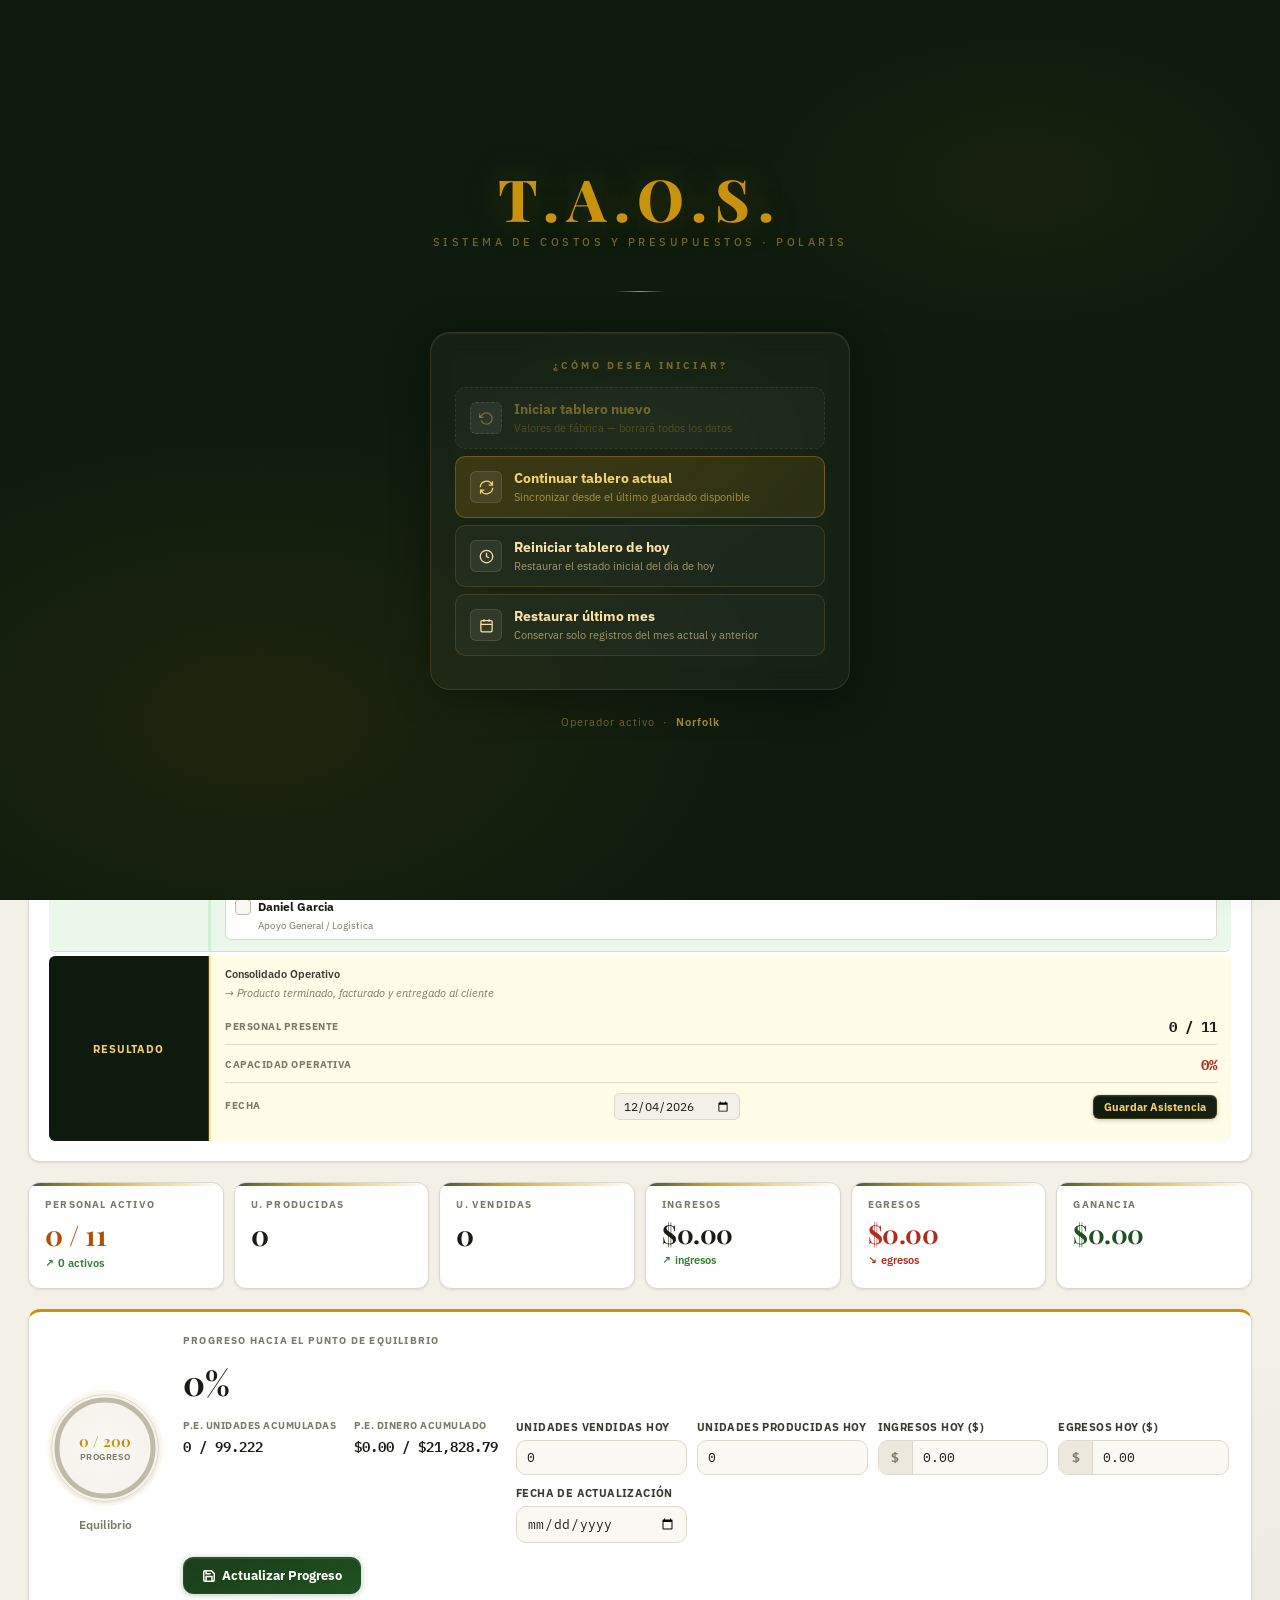
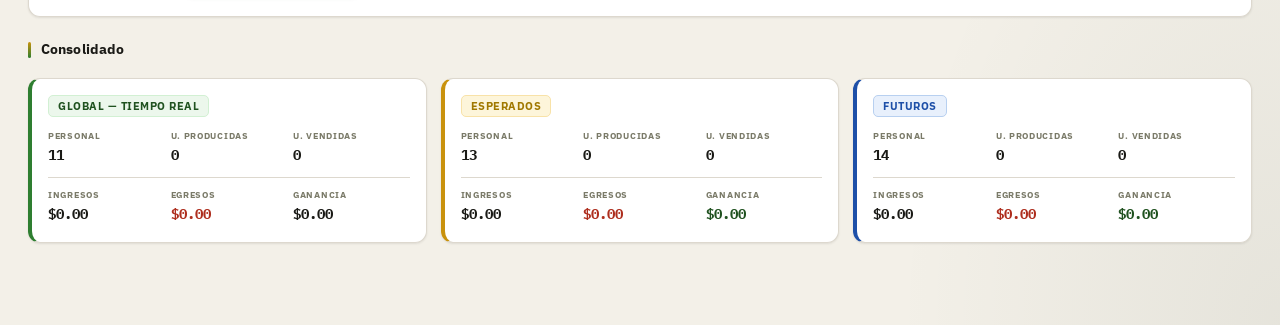
<file: index.html>
<!DOCTYPE html>
<html lang="es">
<head>
  <meta charset="UTF-8">
  <meta name="viewport" content="width=device-width, initial-scale=1.0">
  <title>TAOS · Sistema de Costos y Presupuestos</title>
  <link rel="stylesheet" href="taos.css">
</head>
<body>
<div class="app-wrapper">

  <nav class="top-nav">
<div class="top-nav-brand">
  <div class="top-nav-logo">T.A.O.S.</div>
  <div class="top-nav-title">Sistema de Costos y Presupuestos</div>
  <span class="supabase-dot disconnected" id="supabase_dot" title="Nube: desconectado"></span>
</div>
    <div style="display:flex;gap:6px;margin-left:auto;align-items:center">
      <div style="position:relative">
        <button class="nav-action-btn" onclick="togglePanelActualizar()" title="Actualizar todo el sistema">
          <svg width="14" height="14" fill="none" stroke="currentColor" stroke-width="2" viewBox="0 0 24 24"><path d="M21.5 2v6h-6M2.5 22v-6h6M2 11.5a10 10 0 0 1 18.8-4.3M22 12.5a10 10 0 0 1-18.8 4.2"/></svg>
          Actualizar Sistema
        </button>
        <div id="panel_actualizar" class="guardar-panel" style="display:none">
          <button class="guardar-panel-btn" onclick="cerrarTodosPaneles(); sincronizarDesdeRegistro(); syncAllCalculators(); calcProyecciones(); actualizarResumenEjecutivo(); renderNomina(); renderInventario(); renderInventarioGeneral(); renderRegistroDiario(); guardarSnapshot('sync'); toast('Sistema actualizado ✓')">🔄 Sincronizar ahora</button>
          <div id="historial_opts"></div>
        </div>
      </div>
      <div style="position:relative">
        <button class="nav-action-btn" onclick="togglePanelGuardar()" title="Guardar o respaldar datos">
          <svg width="14" height="14" fill="none" stroke="currentColor" stroke-width="2" viewBox="0 0 24 24"><path d="M19 21H5a2 2 0 01-2-2V5a2 2 0 012-2h11l5 5v11a2 2 0 01-2 2z"/><polyline points="17 21 17 13 7 13 7 21"/><polyline points="7 3 7 8 15 8"/></svg>
          Guardar Sistema
        </button>
        <div id="panel_guardar" class="guardar-panel" style="display:none">
          <button class="guardar-panel-btn" onclick="guardarSistemaLocal()">💾 Guardar Día</button>
          <button class="guardar-panel-btn" onclick="guardarCierreCaja()">🔒 Cierre de Caja</button>
          <button class="guardar-panel-btn" onclick="guardarRespaldo()">📁 Guardar Respaldo</button>
          <button class="guardar-panel-btn" onclick="document.getElementById('file_restaurar').click()">📂 Restaurar Respaldo</button>
          <input type="file" id="file_restaurar" accept=".json" style="display:none" onchange="restaurarRespaldo(this)">
        </div>
      </div>
      <div style="position:relative">
        <button class="nav-action-btn nav-action-btn--danger" onclick="togglePanelReset()" title="Resetear datos">
          <svg width="14" height="14" fill="none" stroke="currentColor" stroke-width="2" viewBox="0 0 24 24"><polyline points="1 4 1 10 7 10"/><path d="M3.51 15a9 9 0 1 0 2.13-9.36L1 10"/></svg>
          Reset
        </button>
        <div id="panel_reset" class="guardar-panel" style="display:none">
          <button class="guardar-panel-btn" onclick="restaurarPrimerGuardado()">🕐 Primer Guardado del Día</button>
          <button class="guardar-panel-btn" onclick="restaurarValoresFabrica()">🏭 Valores de Fábrica</button>
          <button class="guardar-panel-btn" onclick="restaurarValoresPredeterminados()">🔧 Valores Predeterminados</button>
          <button class="guardar-panel-btn" onclick="restaurarUltimoMes()">📅 Restaurar Último Mes</button>
        </div>
      </div>
      <div style="position:relative">
        <button class="nav-action-btn" onclick="togglePanelBuzon()" title="Solicitudes pendientes" id="buzon_btn">
          <svg width="14" height="14" fill="none" stroke="currentColor" stroke-width="2" viewBox="0 0 24 24"><path d="M22 2L11 13"/><path d="M22 2l-7 20-4-9-9-4 20-7z"/></svg>
          <span id="buzon_badge" style="display:none;background:var(--red);color:#fff;font-size:10px;font-weight:700;border-radius:50%;width:16px;height:16px;line-height:16px;text-align:center;position:absolute;top:-4px;right:-4px">0</span>
        </button>
        <div id="panel_buzon" class="guardar-panel" style="display:none;min-width:240px">
          <div style="padding:10px 14px;border-bottom:1px solid var(--border);font-size:11px;font-weight:700;color:var(--text3);text-transform:uppercase;letter-spacing:.5px">📬 Solicitudes de Acceso</div>
          <div id="buzon_lista" style="padding:8px 14px"></div>
        </div>
      </div>
      <div style="position:relative">
        <button class="nav-action-btn" onclick="togglePanelProfile()" title="Operador" id="profile_btn">
          <svg width="14" height="14" fill="none" stroke="currentColor" stroke-width="2" viewBox="0 0 24 24"><path d="M20 21v-2a4 4 0 0 0-4-4H8a4 4 0 0 0-4 4v2"/><circle cx="12" cy="7" r="4"/></svg>
          <span id="profile_btn_name" style="font-weight:600;margin-left:4px">Operador</span>
        </button>
        <div id="panel_profile" class="guardar-panel" style="display:none;min-width:220px">
          <div style="padding:10px 14px;border-bottom:1px solid var(--border)">
            <div style="font-size:11px;color:var(--text3);margin-bottom:4px">Operador actual</div>
            <div style="display:flex;align-items:center;gap:6px">
              <input type="text" id="profile_name_input" value="Operador" style="flex:1;padding:6px 8px;border:1px solid var(--border);border-radius:6px;background:var(--bg);color:var(--text);font-size:13px;font-weight:600" maxlength="30" onchange="guardarNombreOperador(this.value)">
              <span id="profile_lock_icon" style="cursor:pointer;font-size:16px;opacity:.6" onclick="toggleBloqueoOperador()" title="Bloqueado — haz clic para desbloquear">🔒</span>
            </div>
          </div>
          <button class="guardar-panel-btn" onclick="guardarYCerrarSesion()" style="color:var(--orange-text)">🚪 Cerrar sesión y guardar</button>
          <button class="guardar-panel-btn" onclick="registrarOperadorNuevo()" style="color:var(--green-text);border-top:1px solid var(--border)">➕ Registrar operador nuevo</button>
          <div id="otros_operadores_wrap" style="padding:8px 14px;border-top:1px solid var(--border)">
            <div id="otros_operadores_list"></div>
          </div>
        </div>
      </div>
    </div>
  </nav>

  <div class="main-tabs">
    <button class="main-tab active" data-tab="resumen">
      <svg width="15" height="15" fill="none" stroke="currentColor" stroke-width="2" viewBox="0 0 24 24"><rect x="3" y="3" width="7" height="7"/><rect x="14" y="3" width="7" height="7"/><rect x="3" y="14" width="7" height="7"/><rect x="14" y="14" width="7" height="7"/></svg>
      <span>Resumen Ejecutivo</span>
    </button>
    <button class="main-tab" data-tab="calculadoras">
      <svg width="15" height="15" fill="none" stroke="currentColor" stroke-width="2" viewBox="0 0 24 24"><rect x="4" y="4" width="16" height="16" rx="2"/><path d="M8 8h8M8 12h8M8 16h4"/></svg>
      <span>Calculadoras</span>
    </button>
    <button class="main-tab" data-tab="registro">
      <svg width="15" height="15" fill="none" stroke="currentColor" stroke-width="2" viewBox="0 0 24 24"><rect x="3" y="4" width="18" height="18" rx="2"/><line x1="16" y1="2" x2="16" y2="6"/><line x1="8" y1="2" x2="8" y2="6"/><line x1="3" y1="10" x2="21" y2="10"/></svg>
      <span>Registro Diario</span>
    </button>
    <button class="main-tab" data-tab="control">
      <svg width="15" height="15" fill="none" stroke="currentColor" stroke-width="2" viewBox="0 0 24 24"><circle cx="9" cy="7" r="3"/><path d="M3 20c0-3 2.7-5 6-5s6 2 6 5"/><circle cx="17" cy="9" r="2"/><path d="M21 20c0-2-1.8-3.5-4-3.5"/></svg>
      <span>Control Financiero</span>
    </button>
    <button class="main-tab" data-tab="proyecciones">
      <svg width="15" height="15" fill="none" stroke="currentColor" stroke-width="2" viewBox="0 0 24 24"><polyline points="22 7 13.5 15.5 8.5 10.5 2 17"/><polyline points="16 7 22 7 22 13"/></svg>
      <span>Proyecciones</span>
    </button>
  </div>

  <!-- ══ TAB 1 — RESUMEN EJECUTIVO ══ -->
  <div class="tab-content active" id="tab_resumen">

    <div class="card" style="margin-bottom:20px">
      <div class="section-title">Proceso Productivo — Mapa de Flujo</div>

      <div id="mapa_flujo_body">
      <!-- LAYOUT: UN BLOQUE POR FILA (uno debajo del otro) -->
      <div class="proceso-flow-h">

        <!-- COMERCIAL -->
        <div class="proceso-col-h" data-area="comercial">
          <div class="proceso-step active" data-step="comercial" onclick="activarPaso('comercial')">COMERCIAL</div>
          <div class="proceso-sub-h">
            <div class="proceso-area-label">Área Mostrador / Área Facturación - Entrega</div>
            <div class="proceso-result-tag">→ Atención al cliente, Ventas, Facturas, Documentación</div>
            <div class="proceso-personal">
              <div class="personal-check" data-pid="1">
                <label class="check-toggle"><input type="checkbox" id="pcheck_1" onchange="togglePresencia(1,this.checked)"><span class="check-mark"></span><span class="personal-name">María García</span></label>
                <span class="personal-role">Área Mostrador</span>
              </div>
              <div class="personal-check" data-pid="2">
                <label class="check-toggle"><input type="checkbox" id="pcheck_2" onchange="togglePresencia(2,this.checked)"><span class="check-mark"></span><span class="personal-name">Carlos López</span></label>
                <span class="personal-role">Área Facturación - Entrega</span>
              </div>
            </div>
          </div>
        </div>

        <!-- ADMINISTRACIÓN -->
        <div class="proceso-col-h" data-area="admin">
          <div class="proceso-step" data-step="administracion" onclick="activarPaso('administracion')">ADMINISTRACIÓN</div>
          <div class="proceso-sub-h">
            <div class="proceso-area-label">Área Dirección / Área Coordinación-Control / Área Marketing</div>
            <div class="proceso-result-tag">→ Toma de decisiones, Gestión, Reportes, Auditoría, Publicidad</div>
            <div class="proceso-personal">
              <div class="personal-check" data-pid="4">
                <label class="check-toggle"><input type="checkbox" id="pcheck_4" onchange="togglePresencia(4,this.checked)"><span class="check-mark"></span><span class="personal-name">Pedro Vargas</span></label>
                <span class="personal-role">Área Dirección</span>
              </div>
              <div class="personal-check" data-pid="11">
                <label class="check-toggle"><input type="checkbox" id="pcheck_11" onchange="togglePresencia(11,this.checked)"><span class="check-mark"></span><span class="personal-name">Martin Arias</span></label>
                <span class="personal-role">Área Marketing</span>
              </div>
              <div class="personal-check" data-pid="3">
                <label class="check-toggle"><input type="checkbox" id="pcheck_3" onchange="togglePresencia(3,this.checked)"><span class="check-mark"></span><span class="personal-name">Ana Torres</span></label>
                <span class="personal-role">Área Coordinación Control</span>
              </div>
            </div>
          </div>
        </div>

        <!-- OPERACIONES -->
        <div class="proceso-col-h" data-area="operaciones">
          <div class="proceso-step" data-step="operaciones" onclick="activarPaso('operaciones')">OPERACIONES</div>
          <div class="proceso-sub-h">
            <div class="proceso-area-label">Área Lavado / Área Maduración / Área Modelado / Área Empaquetado-Etiquetado / Área Depósito</div>
            <div class="proceso-result-tag">→ Adecuación ingredientes, Maduración, Moldes, Empaque, Almacenamiento</div>
            <div class="proceso-personal">
              <div class="personal-check" data-pid="5">
                <label class="check-toggle"><input type="checkbox" id="pcheck_5" onchange="togglePresencia(5,this.checked)"><span class="check-mark"></span><span class="personal-name">Lucía Méndez</span></label>
                <span class="personal-role">Área Lavado / Pasteurización</span>
              </div>
              <div class="personal-check" data-pid="6">
                <label class="check-toggle"><input type="checkbox" id="pcheck_6" onchange="togglePresencia(6,this.checked)"><span class="check-mark"></span><span class="personal-name">Diego Ríos</span></label>
                <span class="personal-role">Área Maduración</span>
              </div>
              <div class="personal-check" data-pid="7">
                <label class="check-toggle"><input type="checkbox" id="pcheck_7" onchange="togglePresencia(7,this.checked)"><span class="check-mark"></span><span class="personal-name">Sofía Castro</span></label>
                <span class="personal-role">Área Modelado</span>
              </div>
              <div class="personal-check" data-pid="8">
                <label class="check-toggle"><input type="checkbox" id="pcheck_8" onchange="togglePresencia(8,this.checked)"><span class="check-mark"></span><span class="personal-name">Andrés Paz</span></label>
                <span class="personal-role">Área Empaquetado-Etiquetado</span>
              </div>
              <div class="personal-check" data-pid="9">
                <label class="check-toggle"><input type="checkbox" id="pcheck_9" onchange="togglePresencia(9,this.checked)"><span class="check-mark"></span><span class="personal-name">Kerly Vivanco</span></label>
                <span class="personal-role">Área Depósito</span>
              </div>
              <div class="personal-check" data-pid="10">
                <label class="check-toggle"><input type="checkbox" id="pcheck_10" onchange="togglePresencia(10,this.checked)"><span class="check-mark"></span><span class="personal-name">Daniel Garcia</span></label>
                <span class="personal-role">Apoyo General / Logística</span>
              </div>
            </div>
          </div>
        </div>

        <!-- RESULTADO -->
        <div class="proceso-col-h resultado-col">
          <div class="proceso-step result" data-step="resultado" onclick="activarPaso('resultado')">RESULTADO</div>
          <div class="proceso-sub-h">
            <div class="proceso-area-label">Consolidado Operativo</div>
            <div class="proceso-result-tag">→ Producto terminado, facturado y entregado al cliente</div>
            <div class="proceso-personal resultado-panel">
              <div class="resultado-stat">
                <span class="resultado-label">Personal presente</span>
                <span class="resultado-val" id="res_personal_presente">0 / 11</span>
              </div>
              <div class="resultado-stat">
                <span class="resultado-label">Capacidad operativa</span>
                <span class="resultado-val" id="res_cap_operativa">—</span>
              </div>
              <div class="resultado-stat" style="flex-direction:row;gap:8px;align-items:center;flex-wrap:wrap">
                <span class="resultado-label">Fecha</span>
                <input type="date" id="res_fecha" style="font-size:12px;padding:4px 8px;border:1px solid var(--border);border-radius:6px;background:var(--bg);color:var(--text)" onchange="sincronizarFechaResultado(this.value)">
                <button class="btn-primary" style="padding:4px 10px;font-size:11px" onclick="guardarAsistencia()">Guardar Asistencia</button>
              </div>
            </div>
          </div>
        </div>

      </div><!-- /proceso-flow-h -->
      </div><!-- /mapa_flujo_body -->
    </div>

    <div class="stat-grid" style="margin-bottom:20px">
      <div class="stat-card"><div class="stat-label">Personal Activo</div><div class="stat-value" id="re_personal">—</div><div class="stat-badge">↗ activo</div></div>
      <div class="stat-card"><div class="stat-label">U. Producidas</div><div class="stat-value" id="re_u_prod">—</div></div>
      <div class="stat-card"><div class="stat-label">U. Vendidas</div><div class="stat-value" id="re_u_vend">—</div></div>
      <div class="stat-card"><div class="stat-label">Ingresos</div><div class="stat-value big" id="re_ingresos">—</div><div class="stat-badge">↗ ingresos</div></div>
      <div class="stat-card"><div class="stat-label">Egresos</div><div class="stat-value big" id="re_egresos" style="color:var(--red)">—</div><div class="stat-badge down">↘ egresos</div></div>
      <div class="stat-card"><div class="stat-label">Ganancia</div><div class="stat-value big" id="re_ganancia" style="color:var(--green-text)">—</div></div>
    </div>

    <!-- Contador Punto de Equilibrio -->
    <div class="equilibrio-card">
      <div class="eq-circle-wrap">
        <div class="eq-circle">
          <svg width="110" height="110" style="position:absolute;transform:rotate(-90deg)">
            <circle cx="55" cy="55" r="48" fill="none" stroke="var(--border2)" stroke-width="5"/>
            <circle id="eq_circle_fill" cx="55" cy="55" r="48" fill="none"
              stroke="var(--brand)" stroke-width="5"
              stroke-dasharray="301.59" stroke-dashoffset="301.59"
              style="transition:stroke-dashoffset .8s ease"/>
          </svg>
          <span class="eq-pct" id="eq_circle_num" style="position:relative;z-index:1">—</span>
          <span class="eq-label" style="position:relative;z-index:1">progreso</span>
        </div>
        <div style="font-size:12px;font-weight:600;color:var(--text3);text-align:center;margin-top:6px">Equilibrio</div>
      </div>
      <div class="eq-info">
        <h4>Progreso hacia el Punto de Equilibrio</h4>
        <div class="eq-big" id="eq_pct">—</div>
        <div class="eq-meta">
          <div class="eq-meta-item">
            <label>P.E. Unidades Acumuladas</label>
            <span id="eq_pe_unidades">—</span>
          </div>
          <div class="eq-meta-item">
            <label>P.E. Dinero Acumulado</label>
            <span id="eq_pe_dinero">—</span>
          </div>
          <div class="eq-fields-grid">
            <div class="field-group">
              <div class="field-label">Unidades Vendidas Hoy</div>
              <div class="field-input-wrap">
                <input class="field-input" id="actual_u_vendidas" type="number" min="0" step="1" placeholder="0">
              </div>
            </div>
            <div class="field-group">
              <div class="field-label">Unidades Producidas Hoy</div>
              <div class="field-input-wrap">
                <input class="field-input" id="eq_uprod" type="number" min="0" step="1" placeholder="0">
              </div>
            </div>
            <div class="field-group">
              <div class="field-label">Ingresos Hoy ($)</div>
              <div class="field-input-wrap"><span class="field-prefix">$</span>
                <input class="field-input" id="eq_ingresos" type="number" min="0" step="0.01" placeholder="0.00">
              </div>
            </div>
            <div class="field-group">
              <div class="field-label">Egresos Hoy ($)</div>
              <div class="field-input-wrap"><span class="field-prefix">$</span>
                <input class="field-input" id="eq_egresos" type="number" min="0" step="0.01" placeholder="0.00">
              </div>
            </div>
            <div class="field-group">
              <div class="field-label">Fecha de Actualización</div>
              <div class="field-input-wrap">
                <input class="field-input" id="eq_fecha" type="date">
              </div>
            </div>
          </div>
        </div>
        <div style="margin-top:14px">
          <button class="btn-save" id="btn_guardar_progreso" onclick="guardarConsolidado()">
            <svg width="14" height="14" fill="none" stroke="currentColor" stroke-width="2.5" viewBox="0 0 24 24">
              <path d="M19 21H5a2 2 0 01-2-2V5a2 2 0 012-2h11l5 5v11a2 2 0 01-2 2z"/>
              <polyline points="17 21 17 13 7 13 7 21"/><polyline points="7 3 7 8 15 8"/>
            </svg>
            Actualizar Progreso
          </button>
        </div>
      </div>
    </div>

    <div class="section-title">Consolidado</div>
    <div class="consolidado-grid">
      <div class="cons-card">
        <div class="cons-header"><span class="cons-tag green">Global — Tiempo Real</span></div>
        <div class="cons-row">
          <div class="cons-item"><label>Personal</label><span id="cons_g_personal">—</span></div>
          <div class="cons-item"><label>U. Producidas</label><span id="cons_g_uprod">—</span></div>
          <div class="cons-item"><label>U. Vendidas</label><span id="cons_g_uvend">—</span></div>
        </div>
        <hr class="cons-divider">
        <div class="cons-row">
          <div class="cons-item"><label>Ingresos</label><span id="cons_g_ing">—</span></div>
          <div class="cons-item"><label>Egresos</label><span id="cons_g_eg" class="red">—</span></div>
          <div class="cons-item"><label>Ganancia</label><span id="cons_g_gan">—</span></div>
        </div>
      </div>
      <div class="cons-card">
        <div class="cons-header"><span class="cons-tag orange">Esperados</span></div>
        <div class="cons-row">
          <div class="cons-item"><label>Personal</label><span id="cons_e_personal">—</span></div>
          <div class="cons-item"><label>U. Producidas</label><span id="cons_e_uprod">—</span></div>
          <div class="cons-item"><label>U. Vendidas</label><span id="cons_e_uvend">—</span></div>
        </div>
        <hr class="cons-divider">
        <div class="cons-row">
          <div class="cons-item"><label>Ingresos</label><span id="cons_e_ing">—</span></div>
          <div class="cons-item"><label>Egresos</label><span id="cons_e_eg" class="red">—</span></div>
          <div class="cons-item"><label>Ganancia</label><span id="cons_e_gan" class="green">—</span></div>
        </div>
      </div>
      <div class="cons-card">
        <div class="cons-header"><span class="cons-tag blue">Futuros</span></div>
        <div class="cons-row">
          <div class="cons-item"><label>Personal</label><span id="cons_f_personal">—</span></div>
          <div class="cons-item"><label>U. Producidas</label><span id="cons_f_uprod">—</span></div>
          <div class="cons-item"><label>U. Vendidas</label><span id="cons_f_uvend">—</span></div>
        </div>
        <hr class="cons-divider">
        <div class="cons-row">
          <div class="cons-item"><label>Ingresos</label><span id="cons_f_ing">—</span></div>
          <div class="cons-item"><label>Egresos</label><span id="cons_f_eg" class="red">—</span></div>
          <div class="cons-item"><label>Ganancia</label><span id="cons_f_gan" class="green">—</span></div>
        </div>
      </div>
    </div>
  </div><!-- /tab_resumen -->

  <!-- ══ TAB 2 — CALCULADORAS ══ -->
  <div class="tab-content" id="tab_calculadoras">
    <div class="calc-tabs">
      <button class="calc-tab active" data-calc="costos_fijos">Costos Fijos</button>
      <button class="calc-tab" data-calc="costos_variables">Costos Variables</button>
      <button class="calc-tab" data-calc="directos_indirectos">Directos e Indirectos</button>
      <button class="calc-tab" data-calc="materia_prima">Materia Prima</button>
      <button class="calc-tab" data-calc="mano_obra">Mano de Obra</button>
      <button class="calc-tab" data-calc="costeo_receta">Costeo de Receta</button>
      <button class="calc-tab" data-calc="margen_ganancia">Margen de Ganancia</button>
      <button class="calc-tab" data-calc="punto_equilibrio">Punto de Equilibrio</button>
      <button class="calc-tab" data-calc="producto">Producto</button>
    </div>

    <div class="calc-panel active" id="calc_costos_fijos">
      <div class="calc-result-card"><div><div class="calc-result-label">Total Costos Fijos</div><div class="calc-result-value" id="cf_total">$0.00</div></div></div>
      <div class="calc-fields">
        <div class="field-group"><div class="field-label">Arriendo / Alquiler ($)</div><div class="field-input-wrap"><span class="field-prefix">$</span><input class="field-input" id="cf_arriendo" type="number" value="500" min="0" step="10"></div></div>
        <div class="field-group"><div class="field-label">Servicios Básicos ($)</div><div class="field-input-wrap"><span class="field-prefix">$</span><input class="field-input" id="cf_servicios" type="number" value="89" min="0" step="10"></div></div>
        <div class="field-group"><div class="field-label">Nómina Total <span class="auto-badge">AUTO</span></div><div class="field-input-wrap auto-field"><span class="field-prefix">$</span><input class="field-input" id="cf_nomina_val" type="number" value="5200" min="0" step="50"></div></div>
        <div class="field-group"><div class="field-label">Depreciación Maquinaria <span class="auto-badge">AUTO</span></div><div class="field-input-wrap auto-field"><span class="field-prefix">$</span><input class="field-input" id="cf_deprec" type="number" value="244" min="0" step="10"></div></div>
        <div class="field-group"><div class="field-label">Consumibles / Suministros ($)</div><div class="field-input-wrap"><span class="field-prefix">$</span><input class="field-input" id="cf_consumibles" type="number" value="1300" min="0" step="10"></div></div>
      </div>
      <div class="auto-note">Nómina y Depreciación se sincronizan automáticamente desde Control Financiero.</div>
    </div>

    <div class="calc-panel" id="calc_costos_variables">
      <div class="calc-result-card"><div><div class="calc-result-label">Total Costos Variables</div><div class="calc-result-value" id="cv_total">$0.00</div></div></div>
      <div class="calc-fields">
        <div class="field-group"><div class="field-label">Costo Unitario Variable <span class="auto-badge">AUTO</span></div><div class="field-input-wrap auto-field"><span class="field-prefix">$</span><input class="field-input" id="cv_costo_unit" type="number" value="0.39" min="0" step="0.001"></div></div>
        <div class="field-group"><div class="field-label">Cantidad de Unidades</div><div class="field-input-wrap"><input class="field-input" id="cv_cantidad" type="number" value="1600" min="0" step="1" style="padding-left:10px"></div></div>
      </div>
      <div class="auto-note">Costo Unitario se sincroniza desde Materia Prima.</div>
    </div>

    <div class="calc-panel" id="calc_directos_indirectos">
      <div class="calc-result-card" style="background:var(--blue-soft);border-color:#7ec8e3">
        <div><div class="calc-result-label" style="color:var(--blue-text)">Costos Directos</div><div class="calc-result-value" id="di_directos" style="color:var(--blue-text)">$0.00</div></div>
        <div style="text-align:right"><div style="font-size:11px;font-weight:600;color:var(--blue-text);margin-bottom:2px">COSTOS INDIRECTOS</div><div style="font-size:20px;font-weight:700;font-family:var(--mono);color:var(--blue-text)" id="di_indirectos">$0.00</div></div>
      </div>
      <div class="calc-result-card" style="margin-top:8px"><div><div class="calc-result-label">Total Estructura de Costos</div><div class="calc-result-value" id="di_total">$0.00</div></div></div>
      <div class="calc-fields">
        <div class="field-group"><div class="field-label">Materia Prima ($)</div><div class="field-input-wrap"><span class="field-prefix">$</span><input class="field-input" id="di_mp" type="number" value="247" min="0" step="10"></div></div>
        <div class="field-group"><div class="field-label">Mano de Obra Directa <span class="auto-badge">AUTO</span></div><div class="field-input-wrap auto-field"><span class="field-prefix">$</span><input class="field-input" id="di_mod" type="number" value="3857" min="0" step="50"></div></div>
        <div class="field-group"><div class="field-label">CIF — Costos Ind. de Fabricación ($)</div><div class="field-input-wrap"><span class="field-prefix">$</span><input class="field-input" id="di_cif" type="number" value="31" min="0" step="10"></div></div>
        <div class="field-group"><div class="field-label">Gastos Adm. Generales ($)</div><div class="field-input-wrap"><span class="field-prefix">$</span><input class="field-input" id="di_gadm" type="number" value="739" min="0" step="10"></div></div>
        <div class="field-group"><div class="field-label">Gastos de Ventas ($)</div><div class="field-input-wrap"><span class="field-prefix">$</span><input class="field-input" id="di_gven" type="number" value="500" min="0" step="10"></div></div>
      </div>
      <div class="auto-note">Mano de Obra se sincroniza automáticamente desde la calculadora de M.O.</div>
    </div>

    <div class="calc-panel" id="calc_materia_prima">
      <div class="calc-result-card dark"><div><div style="font-size:11px;font-weight:700;text-transform:uppercase;letter-spacing:.6px;color:rgba(255,255,255,.6);margin-bottom:4px">Costo Materia Prima / Unidad</div><div style="font-size:32px;font-weight:700;font-family:var(--mono);color:var(--brand)" id="mp_total_disp">$0.0000</div></div></div>
      <div class="calc-fields">
        <div class="field-group"><div class="field-label">Mezcla Base ($)</div><div class="field-input-wrap"><span class="field-prefix">$</span><input class="field-input" id="mp_mezcla" type="number" value="0.13" min="0" step="0.001"></div></div>
        <div class="field-group"><div class="field-label">Congelante / Aditivos ($)</div><div class="field-input-wrap"><span class="field-prefix">$</span><input class="field-input" id="mp_congelante" type="number" value="0.01" min="0" step="0.001"></div></div>
        <div class="field-group"><div class="field-label">Merma (%)</div><div class="field-input-wrap"><span class="field-prefix">%</span><input class="field-input" id="mp_merma" type="number" value="2.04" min="0" max="100" step="0.01"></div></div>
      </div>
      <div class="auto-note">El resultado se propaga automáticamente a Costeo de Receta, Costos Variables y Punto de Equilibrio.</div>
    </div>

    <div class="calc-panel" id="calc_mano_obra">
      <div class="calc-result-card" style="background:var(--purple-soft);border-color:#c4a8ff"><div><div class="calc-result-label" style="color:var(--purple-text)">Total Mano de Obra</div><div class="calc-result-value" id="mo_total" style="color:var(--purple-text)">$0.00</div></div></div>
      <div class="calc-fields">
        <div class="field-group"><div class="field-label">Salario por Hora ($)</div><div class="field-input-wrap"><span class="field-prefix">$</span><input class="field-input" id="mo_salario" type="number" value="3.50" min="0.01" step="0.10"></div></div>
        <div class="field-group"><div class="field-label">Horas Trabajadas / Mes</div><div class="field-input-wrap"><input class="field-input" id="mo_horas" type="number" value="176" min="1" max="744" step="1" style="padding-left:10px"></div></div>
        <div class="field-group"><div class="field-label">N° Trabajadores <span class="auto-badge">AUTO</span></div><div class="field-input-wrap auto-field"><input class="field-input" id="mo_trabajadores" type="number" value="13" min="1" step="1" style="padding-left:10px"></div></div>
      </div>
      <div class="auto-note">N° Trabajadores se sincroniza automáticamente con el personal de Operaciones en Nómina.</div>
    </div>

    <div class="calc-panel" id="calc_costeo_receta">
      <div class="calc-result-card dark" style="flex-direction:column;gap:6px;padding:20px 24px">
        <div style="display:flex;justify-content:space-between;align-items:flex-start;width:100%">
          <div><div style="font-size:11px;font-weight:700;text-transform:uppercase;letter-spacing:.6px;color:rgba(255,255,255,.6);margin-bottom:4px">Precio de Venta con IVA</div><div style="font-size:32px;font-weight:700;font-family:var(--mono);color:var(--brand)" id="cr_pvdiva_disp">$0.00</div></div>
          <div style="text-align:right"><div style="font-size:11px;font-weight:700;text-transform:uppercase;letter-spacing:.6px;color:rgba(255,255,255,.5);margin-bottom:4px">Costo Materia Prima</div><div style="font-size:20px;font-weight:700;font-family:var(--mono);color:rgba(255,255,255,.9)" id="cr_psc_disp">$0.0000</div></div>
        </div>
      </div>
      <div class="calc-fields">
        <div class="field-group"><div class="field-label">PSC — Precio de Costo <span class="auto-badge">AUTO</span></div><div class="field-input-wrap auto-field"><span class="field-prefix">$</span><input class="field-input" id="cr_psc" type="number" value="0.39" min="0" step="0.001"></div></div>
        <div class="field-group"><div class="field-label">Margen de Ganancia (%)</div><div class="field-input-wrap"><span class="field-prefix">%</span><input class="field-input" id="cr_margen" type="number" value="35.4" min="0" max="99" step="0.1"></div></div>
        <div class="field-group"><div class="field-label">IVA (%)</div><div class="field-input-wrap"><span class="field-prefix">%</span><input class="field-input" id="cr_iva" type="number" value="15" min="0" max="100" step="1"></div></div>
        <div class="field-group"><div class="field-label">PVD — Precio de Venta s/IVA <span class="auto-badge">AUTO</span></div><div class="field-input-wrap auto-field"><span class="field-prefix">$</span><input class="field-input" id="cr_pvd" type="number" readonly></div></div>
        <div class="field-group"><div class="field-label">PVD con IVA <span class="auto-badge">AUTO</span></div><div class="field-input-wrap auto-field"><span class="field-prefix">$</span><input class="field-input" id="cr_pvdiva" type="number" readonly></div></div>
        <div class="field-group"><div class="field-label">Markup (%) <span class="auto-badge">AUTO</span></div><div class="field-input-wrap auto-field"><span class="field-prefix">%</span><input class="field-input" id="cr_markup" type="number" readonly></div></div>
      </div>
      <div class="auto-note">PSC se sincroniza desde Materia Prima. PVD, PVD+IVA y Markup se calculan automáticamente.</div>
    </div>

    <div class="calc-panel" id="calc_margen_ganancia">
      <div class="calc-result-card" style="background:var(--orange-soft);border-color:#f5c08a">
        <div><div class="calc-result-label" style="color:var(--orange-text)">Margen de Ganancia</div><div class="calc-result-value" id="mg_total_margen" style="color:var(--orange-text)">0.0%</div><div id="mg_margen_indicator" class="mg-indicator bad">● Bajo</div></div>
        <div style="text-align:right"><div style="font-size:11px;font-weight:600;color:var(--orange-text);margin-bottom:2px">GANANCIA NETA</div><div style="font-size:20px;font-weight:700;font-family:var(--mono);color:var(--orange-text)" id="mg_ganancia_neta">$0.00</div></div>
      </div>
      <div class="calc-fields">
        <div class="field-group"><div class="field-label">Ingresos Totales <span class="auto-badge">AUTO</span></div><div class="field-input-wrap auto-field"><span class="field-prefix">$</span><input class="field-input" id="mg_ingresos" type="number" value="0" min="0" step="10"></div></div>
        <div class="field-group"><div class="field-label">Egresos Totales <span class="auto-badge">AUTO</span></div><div class="field-input-wrap auto-field"><span class="field-prefix">$</span><input class="field-input" id="mg_egresos" type="number" value="0" min="0" step="10"></div></div>
        <div class="field-group"><div class="field-label">Inversión Registrada</div><div class="field-input-wrap"><span class="field-prefix">$</span><input class="field-input" id="mg_inversion" type="number" value="23200" min="0" step="100"></div></div>
      </div>
      <div class="auto-note">Ingresos y Egresos se sincronizan automáticamente con el Registro Diario. Sobreescribibles manualmente.</div>
    </div>

    <div class="calc-panel" id="calc_punto_equilibrio">
      <div class="calc-result-card red">
        <div><div class="calc-result-label" style="color:var(--red)">Punto de Equilibrio</div><div class="calc-result-value" id="pe_total_unidades" style="color:var(--red)">0 unidades</div><div style="font-size:12px;color:var(--red);margin-top:4px">Se necesita <strong id="pe_dinero_disp">$0.00</strong> para cubrir todos los costos</div></div>
        <div style="text-align:right"><div style="font-size:11px;color:var(--red);font-weight:600;margin-bottom:2px">MARGEN DE CONTRIBUCIÓN</div><div style="font-size:20px;font-weight:700;font-family:var(--mono);color:var(--red)" id="pe_margen_contrib">$0.00</div></div>
      </div>
      <div class="calc-fields">
        <div class="field-group"><div class="field-label">Costos Fijos Totales <span class="auto-badge">AUTO</span></div><div class="field-input-wrap auto-field"><span class="field-prefix">$</span><input class="field-input" id="pe_costos_fijos" type="number" value="7333" min="0" step="50"></div></div>
        <div class="field-group"><div class="field-label">Precio de Venta Unitario <span class="auto-badge">AUTO</span></div><div class="field-input-wrap auto-field"><span class="field-prefix">$</span><input class="field-input" id="pe_precio_venta" type="number" value="0.60" min="0.01" step="0.01"></div></div>
        <div class="field-group"><div class="field-label">Costo Variable Unitario <span class="auto-badge">AUTO</span></div><div class="field-input-wrap auto-field"><span class="field-prefix">$</span><input class="field-input" id="pe_costo_var_unit" type="number" value="0.39" min="0" step="0.01"></div></div>
        <div class="field-group"><div class="field-label">Unidades para Cubrir Costos <span class="auto-badge">AUTO</span></div><div class="field-input-wrap auto-field"><input class="field-input" id="pe_unidades" type="number" value="0" readonly style="padding-left:10px"></div></div>
        <div class="field-group"><div class="field-label">Dinero para Cubrir Costos <span class="auto-badge">AUTO</span></div><div class="field-input-wrap auto-field"><span class="field-prefix">$</span><input class="field-input" id="pe_dinero" type="number" value="0" readonly></div></div>
      </div>
      <div class="auto-note">Costos Fijos → Nómina + Inventario. Precio → Costeo de Receta. Costo Variable → Materia Prima.</div>
    </div>

    <div class="calc-panel" id="calc_producto">
      <div class="calc-result-card dark" style="flex-direction:column;gap:4px;padding:18px 22px">
        <div style="display:flex;justify-content:space-between;align-items:flex-start;width:100%">
          <div><div style="font-size:11px;font-weight:700;text-transform:uppercase;letter-spacing:.6px;color:rgba(255,255,255,.6);margin-bottom:4px">Costo de Fabricación x Unidad</div><div style="font-size:28px;font-weight:700;font-family:var(--mono);color:var(--brand)" id="pr_costo_fab">$0.0000</div></div>
          <div style="text-align:right"><div style="font-size:11px;font-weight:700;text-transform:uppercase;letter-spacing:.6px;color:rgba(255,255,255,.5);margin-bottom:4px">PVD (Distribuidor)</div><div style="font-size:20px;font-weight:700;font-family:var(--mono);color:var(--green-text)" id="pr_pvd">$0.00</div></div>
        </div>
        <div style="display:flex;justify-content:space-between;align-items:center;width:100%;margin-top:6px;padding-top:6px;border-top:1px solid rgba(255,255,255,.1)">
          <div><span style="font-size:11px;font-weight:600;color:rgba(255,255,255,.5);text-transform:uppercase;letter-spacing:.5px">PVP (Público)</span> <strong style="font-size:22px;font-family:var(--mono);color:var(--orange-text);margin-left:8px" id="pr_pvp">$0.00</strong></div>
          <div style="display:flex;align-items:center;gap:6px"><span style="font-size:11px;color:rgba(255,255,255,.5)">Margen Distribuidor</span><input type="number" id="pr_margen_dist" value="25" min="0" max="100" step="1" style="width:50px;padding:4px 6px;border-radius:6px;border:1px solid var(--border);background:var(--bg2);color:var(--text);font-size:13px;text-align:center"><span style="font-size:11px;color:var(--text3)">%</span></div>
        </div>
      </div>
      <div class="calc-fields">
        <div class="field-group"><div class="field-label">Costo Fabricación <span class="auto-badge">AUTO</span></div><div class="field-input-wrap"><span class="field-prefix">$</span><input class="field-input" id="pr_costo_fab_input" type="number" step="0.0001" data-manual="false"></div></div>
        <div class="field-group"><div class="field-label">PVD — Precio Venta Distribuidor <span class="auto-badge">AUTO</span></div><div class="field-input-wrap"><span class="field-prefix">$</span><input class="field-input" id="pr_pvd_input" type="number" step="0.01" data-manual="false"></div></div>
        <div class="field-group"><div class="field-label">PVP — Precio Venta Público <span class="auto-badge">AUTO</span></div><div class="field-input-wrap"><span class="field-prefix">$</span><input class="field-input" id="pr_pvp_input" type="number" step="0.01" data-manual="false"></div></div>
      </div>
      <div class="auto-note">Costo de Fabricación = MP + MOD + CIF. PVD desde Costeo de Receta. PVP = PVD × (1 + Margen Distribuidor).</div>
    </div>

    <div style="text-align:center;margin-top:20px;margin-bottom:6px">
      <button class="btn-primary" onclick="syncAllCalculators();calcProducto();toast('Valores actualizados ✓')" style="padding:10px 32px;font-size:14px">
        <svg width="16" height="16" fill="none" stroke="currentColor" stroke-width="2" viewBox="0 0 24 24" style="margin-right:6px;vertical-align:middle"><path d="M23 4v6h-6"/><path d="M1 20v-6h6"/><path d="M3.51 9a9 9 0 0114.85-3.36L23 10M1 14l4.64 4.36A9 9 0 0020.49 15"/></svg>
        Actualizar Valores
      </button>
    </div>
  </div><!-- /tab_calculadoras -->

  <!-- ══ TAB 3 — REGISTRO DIARIO ══ -->
  <div class="tab-content" id="tab_registro">
    <div style="display:flex;align-items:center;gap:10px;margin-bottom:16px">
      <svg width="18" height="18" fill="none" stroke="currentColor" stroke-width="2" viewBox="0 0 24 24"><rect x="3" y="4" width="18" height="18" rx="2"/><line x1="16" y1="2" x2="16" y2="6"/><line x1="8" y1="2" x2="8" y2="6"/><line x1="3" y1="10" x2="21" y2="10"/></svg>
      <span style="font-size:16px;font-weight:700">Registro Diario de Operaciones</span>
    </div>

    <div class="card" style="margin-bottom:20px">
      <div class="section-title">Registrar Nuevo Día</div>
      <div class="reg-form-grid">
        <div class="field-group"><div class="field-label">Fecha</div><div class="field-input-wrap"><input class="field-input" id="reg_fecha" type="date" style="padding-left:10px"></div></div>
        <div class="field-group"><div class="field-label">Día</div><div class="field-input-wrap"><input class="field-input" id="reg_dia" type="text" placeholder="Ej: Lunes" style="padding-left:10px"></div></div>
        <div class="field-group"><div class="field-label">Semana</div><div class="field-input-wrap"><select class="field-input" id="reg_semana" style="padding-left:10px"></select></div></div>
        <div class="field-group"><div class="field-label">Mes</div><div class="field-input-wrap"><select class="field-input" id="reg_mes"><option value="0">—</option><option value="1">Enero</option><option value="2">Febrero</option><option value="3">Marzo</option><option value="4">Abril</option><option value="5">Mayo</option><option value="6">Junio</option><option value="7">Julio</option><option value="8">Agosto</option><option value="9">Septiembre</option><option value="10">Octubre</option><option value="11">Noviembre</option><option value="12">Diciembre</option></select></div></div>
        <div class="field-group"><div class="field-label">Presentes</div><div class="field-input-wrap"><input class="field-input" id="reg_presentes" type="text" readonly style="padding-left:10px;font-weight:700;color:var(--green-text)" value="—"></div></div>
        <div class="field-group"><div class="field-label">U. Producidas</div><div class="field-input-wrap"><input class="field-input" id="reg_uprod_form" type="number" min="0" step="1" placeholder="0" style="padding-left:10px"></div></div>
        <div class="field-group"><div class="field-label">U. Vendidas</div><div class="field-input-wrap"><input class="field-input" id="reg_uvend_form" type="number" min="0" step="1" placeholder="0" style="padding-left:10px"></div></div>
        <div class="field-group"><div class="field-label">Precio Vta. Unit. <span class="auto-badge">AUTO</span></div><div class="field-input-wrap auto-field"><span class="field-prefix">$</span><input class="field-input" id="reg_pvu" type="number" min="0" step="0.01"></div></div>
        <div class="field-group"><div class="field-label">Costo Fab. Unit. <span class="auto-badge">AUTO</span></div><div class="field-input-wrap auto-field"><span class="field-prefix">$</span><input class="field-input" id="reg_cfu" type="number" min="0" step="0.01"></div></div>
        <div class="field-group"><div class="field-label">Ingresos ($) — AUTO</div><div class="field-input-wrap"><span class="field-prefix">$</span><input class="field-input" id="reg_ingresos_form" type="number" min="0" step="0.01" placeholder="0.00" readonly tabindex="-1"></div></div>
        <div class="field-group"><div class="field-label">Egresos ($) — AUTO</div><div class="field-input-wrap"><span class="field-prefix">$</span><input class="field-input" id="reg_egresos_form" type="number" min="0" step="0.01" placeholder="0.00" readonly tabindex="-1"></div></div>
      </div>
      <div class="reg-preview" id="reg_preview">
        <span>Ganancia: <strong id="reg_prev_gan">$0.00</strong></span>
        <span>Margen: <strong id="reg_prev_marg">0.00%</strong></span>
      </div>
      <div style="margin-top:14px;display:flex;gap:10px">
        <button class="btn-save" onclick="agregarRegistroDiario()">
          <svg width="14" height="14" fill="none" stroke="currentColor" stroke-width="2.5" viewBox="0 0 24 24"><path d="M12 5v14M5 12h14"/></svg>
          Agregar Registro
        </button>
        <button class="btn-export" onclick="exportarCSV(TAOS.state.registroDiario,'registro_diario_taos')">
          <svg width="13" height="13" fill="none" stroke="currentColor" stroke-width="2" viewBox="0 0 24 24"><path d="M21 15v4a2 2 0 01-2 2H5a2 2 0 01-2-2v-4M7 10l5 5 5-5M12 15V3"/></svg>
          Exportar CSV
        </button>
      </div>
    </div>

    <div class="stat-grid" style="margin-bottom:20px">
      <div class="stat-card"><div class="stat-label">Registros</div><div class="stat-value" id="reg_count_total">0</div></div>
      <div class="stat-card"><div class="stat-label">Unidades Producidas Acum.</div><div class="stat-value" id="reg_acum_uprod">0</div></div>
      <div class="stat-card"><div class="stat-label">Unidades Vendidas Acum.</div><div class="stat-value" id="reg_acum_uvend">0</div></div>
      <div class="stat-card"><div class="stat-label">Ingresos Acum.</div><div class="stat-value big" id="reg_acum_ing">$0.00</div></div>
      <div class="stat-card"><div class="stat-label">Egresos Acum.</div><div class="stat-value big" id="reg_acum_eg" style="color:var(--red)">$0.00</div></div>
      <div class="stat-card"><div class="stat-label">Ganancia Acum.</div><div class="stat-value big" id="reg_acum_gan" style="color:var(--green-text)">$0.00</div></div>
    </div>

    <!-- Filtro de Periodo con Calendario -->
    <div class="card" style="margin-bottom:20px">
      <div class="section-title">Filtro de Periodo — Cierre Semanal</div>
      <div style="display:flex;gap:14px;flex-wrap:wrap;align-items:flex-end;margin-bottom:16px">
        <div class="field-group" style="min-width:160px">
          <div class="field-label">Mes</div>
          <div class="field-input-wrap">
            <select class="field-input" id="reg_filtro_mes" onchange="onChangeFiltroMes()" style="padding-left:10px">
              <option value="1">Enero</option><option value="2">Febrero</option><option value="3">Marzo</option>
              <option value="4">Abril</option><option value="5">Mayo</option><option value="6">Junio</option>
              <option value="7">Julio</option><option value="8">Agosto</option><option value="9">Septiembre</option>
              <option value="10">Octubre</option><option value="11">Noviembre</option><option value="12">Diciembre</option>
            </select>
          </div>
        </div>
        <div class="field-group" style="min-width:140px">
          <div class="field-label">Semana</div>
          <div class="field-input-wrap">
            <select class="field-input" id="reg_filtro_semana" onchange="renderCalendarioRegistro()" style="padding-left:10px"></select>
          </div>
        </div>
        <div style="display:flex;gap:8px;align-items:flex-end">
          <button class="btn-save" onclick="filtrarPeriodo()">
            <svg width="13" height="13" fill="none" stroke="currentColor" stroke-width="2" viewBox="0 0 24 24"><circle cx="11" cy="11" r="8"/><path d="m21 21-4.35-4.35"/></svg>
            Filtrar
          </button>
          <button class="btn-secondary" onclick="limpiarFiltroPeriodo()">Limpiar</button>
        </div>
      </div>

      <!-- Calendario interactivo -->
      <div class="reg-calendar" id="reg_calendario_wrap">
        <div class="cal-header">
          <button class="cal-nav-btn" onclick="calNavMes(-1)">&#8249;</button>
          <span class="cal-header-title" id="cal_titulo">—</span>
          <button class="cal-nav-btn" onclick="calNavMes(1)">&#8250;</button>
        </div>
        <div class="cal-grid" id="cal_dias_head"></div>
        <div class="cal-grid" id="cal_dias_body"></div>
        <div class="cal-selected-info" id="cal_selected_info" style="display:none"></div>
      </div>

      <!-- Resumen del periodo filtrado -->
      <div id="reg_periodo_vacio" style="display:block;margin-top:14px;padding:12px 16px;background:var(--bg2);border-radius:10px;border:1px solid var(--border);color:var(--text3);font-size:13px;text-align:center">No hay registros en esta semana</div>
      <div id="reg_periodo_resumen" style="display:none;margin-top:14px;padding:12px 16px;background:var(--bg2);border-radius:10px;border:1px solid var(--border)">
        <div style="font-size:12px;font-weight:700;color:var(--text3);text-transform:uppercase;letter-spacing:.5px;margin-bottom:8px" id="reg_periodo_titulo">—</div>
        <div style="display:flex;gap:20px;flex-wrap:wrap">
          <div><span style="font-size:12px;color:var(--text3)">Unidades Vendidas:</span> <strong id="reg_periodo_uvend" style="color:var(--brand)">0</strong></div>
          <div><span style="font-size:12px;color:var(--text3)">Unidades Producidas:</span> <strong id="reg_periodo_uprod">0</strong></div>
          <div><span style="font-size:12px;color:var(--text3)">Ingresos:</span> <strong id="reg_periodo_ing" style="color:var(--green-text)">$0.00</strong></div>
          <div><span style="font-size:12px;color:var(--text3)">Egresos:</span> <strong id="reg_periodo_eg" style="color:var(--red)">$0.00</strong></div>
          <div><span style="font-size:12px;color:var(--text3)">Ganancia:</span> <strong id="reg_periodo_gan">$0.00</strong></div>
          <div><span style="font-size:12px;color:var(--text3)">Días:</span> <strong id="reg_periodo_dias">0</strong></div>
        </div>
        <div style="margin-top:8px;font-size:12px;color:var(--text3)">
          ✓ Este resultado actualiza automáticamente <strong>Unidades Vendidas — Periodo del Cierre</strong> en Proyecciones.
        </div>
      </div>
    </div>

    <div class="data-table-wrap">
      <table class="data-table">
        <thead>
          <tr>
            <th>DÍA</th><th>SEMANA</th><th>MES</th><th>FECHA</th>
            <th>U. PRODUCIDAS</th><th>U. VENDIDAS</th>
            <th>INGRESOS</th><th>EGRESOS</th><th>GANANCIA</th><th>MARGEN</th>
            <th>ACCIONES</th>
          </tr>
        </thead>
        <tbody id="reg_tbody"></tbody>
      </table>
      <div class="table-footer">
        <span>ACUMULADO TOTAL</span>
        <span class="footer-total" id="reg_footer_total">$0.00</span>
      </div>
    </div>
  </div><!-- /tab_registro -->

  <!-- ══ TAB 4 — CONTROL FINANCIERO ══ -->
  <div class="tab-content" id="tab_control">
    <div class="cf-tabs">
      <button class="cf-tab active" data-cf="nomina">
        <svg width="15" height="15" fill="none" stroke="currentColor" stroke-width="2" viewBox="0 0 24 24"><circle cx="9" cy="7" r="3"/><path d="M3 20c0-3 2.7-5 6-5s6 2 6 5"/><circle cx="17" cy="9" r="2"/><path d="M21 20c0-2-1.8-3.5-4-3.5"/></svg>
        Nómina
      </button>
      <button class="cf-tab" data-cf="inv_general">
        <svg width="15" height="15" fill="none" stroke="currentColor" stroke-width="2" viewBox="0 0 24 24"><path d="M20 7l-8-4-8 4m16 0l-8 4m8-4v10l-8 4m0-10L4 7m8 4v10M4 7v10l8 4"/></svg>
        Inventario General
      </button>
      <button class="cf-tab" data-cf="inventario">
        <svg width="15" height="15" fill="none" stroke="currentColor" stroke-width="2" viewBox="0 0 24 24"><rect x="3" y="3" width="18" height="18" rx="2"/><path d="M3 9h18M9 21V9"/></svg>
        Áreas y Estaciones de Trabajo
      </button>
    </div>

    <!-- PANEL NÓMINA -->
    <div class="cf-panel active" id="cf_nomina">
      <div class="section-title">Visualizar Colaboradores</div>
      <div class="nomina-stats-grid">
        <div class="nom-stat"><div class="nom-stat-label">Total Colaboradores</div><div class="nom-stat-val" id="nom_total_colab">—</div></div>
        <div class="nom-stat"><div class="nom-stat-label">Total Horas Acumuladas - Mes</div><div class="nom-stat-val" id="nom_total_horas">—</div></div>
        <div class="nom-stat"><div class="nom-stat-label">Costo/Hora Promedio</div><div class="nom-stat-val" id="nom_prom_hora">—</div></div>
        <div class="nom-stat highlight"><div class="nom-stat-label">Nómina Total</div><div class="nom-stat-val" id="nom_total">—</div></div>
      </div>
      <div class="table-toolbar">
        <div class="search-input-wrap">
          <svg width="14" height="14" fill="none" stroke="currentColor" stroke-width="2" viewBox="0 0 24 24"><circle cx="11" cy="11" r="8"/><path d="m21 21-4.35-4.35"/></svg>
          <input type="text" id="nom_buscar" placeholder="Buscar colaborador...">
        </div>
        <div class="filter-chips">
          <span class="chip active" data-filter-nom="todas">TODAS</span>
          <span class="chip" data-filter-nom="comercial">COMERCIAL</span>
          <span class="chip" data-filter-nom="administracion">ADMINISTRACIÓN</span>
          <span class="chip" data-filter-nom="operaciones">OPERACIONES</span>
        </div>
        <button class="btn-primary" onclick="abrirModalColaborador()">
          <svg width="14" height="14" fill="none" stroke="currentColor" stroke-width="2.5" viewBox="0 0 24 24"><path d="M12 5v14M5 12h14"/></svg>
          Agregar Colaborador
        </button>
        <button class="btn-export" onclick="exportarCSV(TAOS.state.colaboradores,'nomina_taos')">
          <svg width="13" height="13" fill="none" stroke="currentColor" stroke-width="2" viewBox="0 0 24 24"><path d="M21 15v4a2 2 0 01-2 2H5a2 2 0 01-2-2v-4M7 10l5 5 5-5M12 15V3"/></svg>
          CSV
        </button>
      </div>
      <div class="data-table-wrap">
        <table class="data-table">
          <thead>
            <tr>
              <th>NOMBRE</th><th>ÁREA</th><th>DIVISIÓN</th><th>HORAS / MES</th>
              <th>RECURSOS / EQUIPOS</th><th>ESTACIÓN</th><th>FUNCIÓN LABORAL</th>
              <th>$/HORA</th><th>TOTAL MES</th><th>ACCIONES</th>
            </tr>
          </thead>
          <tbody id="nom_tbody"></tbody>
        </table>
        <div class="table-footer">
          <span>NÓMINA TOTAL</span>
          <span class="footer-total" id="nom_footer_total">$0.00</span>
        </div>
      </div>
    </div>

    <!-- PANEL INVENTARIO GENERAL -->
    <div class="cf-panel" id="cf_inv_general">
      <div class="invgen-header-bar">
        <div>
          <h3>Inventario General Consolidado</h3>
          <div style="font-size:12px;color:rgba(255,255,255,.5);margin-top:2px">Todos los activos, herramientas, EPP y consumibles por categoría y área</div>
        </div>
        <div style="text-align:right">
          <div class="invgen-grand-label">Valor Total</div>
          <div class="invgen-grand-total" id="inv_gen_grand_total">$0.00</div>
          <div style="font-size:11px;color:rgba(255,255,255,.4);margin-top:2px"><span id="inv_gen_count">0</span> ítems registrados</div>
        </div>
      </div>
      <div class="invgen-toolbar">
        <div class="search-input-wrap" style="max-width:360px">
          <svg width="14" height="14" fill="none" stroke="currentColor" stroke-width="2" viewBox="0 0 24 24"><circle cx="11" cy="11" r="8"/><path d="m21 21-4.35-4.35"/></svg>
          <input type="text" id="inv_gen_buscar" placeholder="Buscar en todo el inventario...">
        </div>
        <button class="btn-primary" onclick="abrirModalInventario()">
          <svg width="14" height="14" fill="none" stroke="currentColor" stroke-width="2.5" viewBox="0 0 24 24"><path d="M12 5v14M5 12h14"/></svg>
          Agregar Ítem
        </button>
        <button class="btn-export" onclick="exportarCSV(TAOS.state.inventario,'inventario_general_taos')">
          <svg width="13" height="13" fill="none" stroke="currentColor" stroke-width="2" viewBox="0 0 24 24"><path d="M21 15v4a2 2 0 01-2 2H5a2 2 0 01-2-2v-4M7 10l5 5 5-5M12 15V3"/></svg>
          Exportar CSV
        </button>
        <button class="btn-save" onclick="renderInventarioGeneral();toast('Inventario actualizado ✓')">
          <svg width="13" height="13" fill="none" stroke="currentColor" stroke-width="2" viewBox="0 0 24 24"><path d="M19 21H5a2 2 0 01-2-2V5a2 2 0 012-2h11l5 5v11a2 2 0 01-2 2z"/><polyline points="17 21 17 13 7 13 7 21"/><polyline points="7 3 7 8 15 8"/></svg>
          Guardar y actualizar
        </button>
      </div>

      <!-- Filtros rápidos por categoría — FUNCIONALES -->
      <div class="invgen-filter-bar" id="invgen_filter_bar">
        <span class="chip active" data-filter-invgen="todas">TODAS</span>
        <span class="chip" data-filter-invgen="infraestructura">INSTALACIONES</span>
        <span class="chip" data-filter-invgen="mobiliario">ESTACIÓN DE TRABAJO</span>
        <span class="chip" data-filter-invgen="maquinaria">ESTACIÓN DE PROCESOS</span>
        <span class="chip" data-filter-invgen="herramientas">KIT DE HERRAMIENTAS</span>
        <span class="chip" data-filter-invgen="epp">E.P.P.</span>
        <span class="chip" data-filter-invgen="consumibles">KIT DE CONSUMIBLES</span>
      </div>
      <div class="invgen-body" id="inv_general_content"></div>
    </div>

    <!-- PANEL ÁREAS Y ESTACIONES -->
    <div class="cf-panel" id="cf_inventario">
      <div class="section-title">Inventario de Activos por Estación — Personal</div>
      <div class="inv-summary-grid">
        <div class="inv-sum-card"><div class="inv-sum-label">Infraestructura</div><div class="inv-sum-val" id="inv_sum_inf">$0.00</div></div>
        <div class="inv-sum-card"><div class="inv-sum-label">Mobiliario</div><div class="inv-sum-val" id="inv_sum_mob">$0.00</div></div>
        <div class="inv-sum-card"><div class="inv-sum-label">Maquinaria</div><div class="inv-sum-val" id="inv_sum_maq">$0.00</div></div>
        <div class="inv-sum-card"><div class="inv-sum-label">Herramientas</div><div class="inv-sum-val" id="inv_sum_her">$0.00</div></div>
        <div class="inv-sum-card"><div class="inv-sum-label">EPP</div><div class="inv-sum-val" id="inv_sum_epp">$0.00</div></div>
        <div class="inv-sum-card"><div class="inv-sum-label">Consumibles</div><div class="inv-sum-val" id="inv_sum_con">$0.00</div></div>
      </div>

      <div class="table-toolbar">
        <div class="search-input-wrap">
          <svg width="14" height="14" fill="none" stroke="currentColor" stroke-width="2" viewBox="0 0 24 24"><circle cx="11" cy="11" r="8"/><path d="m21 21-4.35-4.35"/></svg>
          <input type="text" id="inv_buscar" placeholder="Buscar colaborador / ítem...">
        </div>
        <div class="filter-chips">
          <span class="chip active" data-filter-inv="todas">TODAS</span>
          <span class="chip" data-filter-inv="comercial">COMERCIAL</span>
          <span class="chip" data-filter-inv="administracion">ADMINISTRACIÓN</span>
          <span class="chip" data-filter-inv="operaciones">OPERACIONES</span>
        </div>
        <button class="btn-primary" onclick="abrirModalInventario()">
          <svg width="14" height="14" fill="none" stroke="currentColor" stroke-width="2.5" viewBox="0 0 24 24"><path d="M12 5v14M5 12h14"/></svg>
          Agregar ítem
        </button>
        <button class="btn-export" onclick="exportarCSV(TAOS.state.inventario,'inventario_taos')">
          <svg width="13" height="13" fill="none" stroke="currentColor" stroke-width="2" viewBox="0 0 24 24"><path d="M21 15v4a2 2 0 01-2 2H5a2 2 0 01-2-2v-4M7 10l5 5 5-5M12 15V3"/></svg>
          CSV
        </button>
      </div>

      <div class="data-table-wrap">
        <table class="data-table estaciones-cardex-table">
          <thead>
            <tr>
              <th>NOMBRE</th>
              <th>ESTACIÓN</th>
              <th>ÁREA</th>
              <th>INSTALACIONES</th>
              <th>EST. PROCESOS (MAQUINARIA)</th>
              <th>E.P.P.</th>
              <th>HERRAMIENTAS</th>
              <th>CONSUMIBLES</th>
              <th>FUNCIÓN LABORAL</th>
              <th>TOTAL + IVA</th>
              <th>ACCIONES</th>
            </tr>
          </thead>
          <tbody id="inv_tbody"></tbody>
        </table>
        <div class="table-footer">
          <span>VALOR TOTAL DEL INVENTARIO (con IVA)</span>
          <span class="footer-total" id="inv_total">$0.00</span>
        </div>
      </div>
    </div>

  </div><!-- /tab_control -->

  <!-- ══ TAB 5 — PROYECCIONES ══ -->
  <div class="tab-content" id="tab_proyecciones">
    <div class="cf-tabs">
      <button class="cf-tab active" data-cf="escenario_actual">
        <svg width="15" height="15" fill="none" stroke="currentColor" stroke-width="2" viewBox="0 0 24 24"><circle cx="12" cy="12" r="10"/><circle cx="12" cy="12" r="4"/></svg>
        1. Escenario Actual
      </button>
      <button class="cf-tab" data-cf="proyecciones_financieras">
        <svg width="15" height="15" fill="none" stroke="currentColor" stroke-width="2" viewBox="0 0 24 24"><polyline points="22 7 13.5 15.5 8.5 10.5 2 17"/><polyline points="16 7 22 7 22 13"/></svg>
        2. Proyecciones Financieras
      </button>
    </div>

    <!-- PANEL: ESCENARIO ACTUAL -->
    <div class="cf-panel active" id="cf_escenario_actual">
      <div class="card proy-section">
        <div class="section-title">Situación Actual</div>

        <div class="proy-fields-grid">
          <div class="field-group">
            <div class="field-label">Tasa de Crecimiento Real <span class="auto-badge">AUTO</span></div>
            <div class="field-input-wrap auto-field"><span class="field-prefix">%</span><input class="field-input" id="actual_tasa_crec" type="number" value="0" readonly></div>
            <div class="field-helper">Basada en: (U. Vendidas Acum. − 200 PE) / 200 × 100</div>
          </div>
          <div class="field-group">
            <div class="field-label">Mes</div>
            <div class="field-input-wrap">
              <select class="field-input" id="actual_mes" onchange="actualizarSemanasActual(); actualizarPeriodoActual()">
                <option value="1">Enero</option><option value="2">Febrero</option><option value="3">Marzo</option>
                <option value="4">Abril</option><option value="5">Mayo</option><option value="6">Junio</option>
                <option value="7">Julio</option><option value="8">Agosto</option><option value="9">Septiembre</option>
                <option value="10">Octubre</option><option value="11">Noviembre</option><option value="12">Diciembre</option>
              </select>
            </div>
          </div>
          <div class="field-group">
            <div class="field-label">Semana</div>
            <div class="field-input-wrap">
              <select class="field-input" id="actual_semana" onchange="actualizarPeriodoActual()"></select>
            </div>
            <div class="field-helper">Se actualiza desde Filtro de Periodo en Registro Diario</div>
          </div>
          <div class="field-group">
            <div class="field-label">Unidades Vendidas — Semana <span class="auto-badge">AUTO</span></div>
            <div class="field-input-wrap auto-field">
              <input class="field-input" id="actual_u_vendidas_proy" type="number" min="0" step="1" placeholder="0" readonly>
            </div>
          </div>
          <div class="field-group">
            <div class="field-label">Unidades Producidas — Semana <span class="auto-badge">AUTO</span></div>
            <div class="field-input-wrap auto-field">
              <input class="field-input" id="proy_uprod" type="number" min="0" step="1" placeholder="0" readonly>
            </div>
          </div>
          <div class="field-group">
            <div class="field-label">Ingresos Semana ($) <span class="auto-badge">AUTO</span></div>
            <div class="field-input-wrap auto-field"><span class="field-prefix">$</span>
              <input class="field-input" id="proy_ingresos" type="number" min="0" step="0.01" placeholder="0.00" readonly>
            </div>
          </div>
          <div class="field-group">
            <div class="field-label">Egresos Semana ($) <span class="auto-badge">AUTO</span></div>
            <div class="field-input-wrap auto-field"><span class="field-prefix">$</span>
              <input class="field-input" id="proy_egresos" type="number" min="0" step="0.01" placeholder="0.00" readonly>
            </div>
          </div>
        </div>

        <div style="margin-top:12px">
          <button class="btn-save" onclick="guardarDatosActual()">
            <svg width="14" height="14" fill="none" stroke="currentColor" stroke-width="2.5" viewBox="0 0 24 24"><path d="M19 21H5a2 2 0 01-2-2V5a2 2 0 012-2h11l5 5v11a2 2 0 01-2 2z"/><polyline points="17 21 17 13 7 13 7 21"/><polyline points="7 3 7 8 15 8"/></svg>
            Guardar Datos Ingresados
          </button>
        </div>

        <div class="proy-kpis" style="margin-top:18px">
          <div class="proy-kpi">
            <div class="proy-kpi-label"><svg width="13" height="13" fill="none" stroke="currentColor" stroke-width="2" viewBox="0 0 24 24"><polyline points="22 7 13.5 15.5 8.5 10.5 2 17"/></svg>Flujo de Caja</div>
            <div class="proy-kpi-val" id="actual_flujo_caja">—</div>
            <div class="proy-kpi-sub">Efectivo real disponible</div>
          </div>
          <div class="proy-kpi">
            <div class="proy-kpi-label"><svg width="13" height="13" fill="none" stroke="currentColor" stroke-width="2" viewBox="0 0 24 24"><polyline points="22 7 13.5 15.5 8.5 10.5 2 17"/></svg>Ingresos Reales</div>
            <div class="proy-kpi-val" id="actual_ingresos">—</div>
            <div class="proy-kpi-sub">Ingresos / Mínimo (P. Equilibrio)</div>
          </div>
          <div class="proy-kpi">
            <div class="proy-kpi-label"><svg width="13" height="13" fill="none" stroke="currentColor" stroke-width="2" viewBox="0 0 24 24"><polyline points="22 7 13.5 15.5 8.5 10.5 2 17"/></svg>Egresos Reales</div>
            <div class="proy-kpi-val" id="actual_egresos">—</div>
            <div class="proy-kpi-sub">Egresos / Máximo (P. Equilibrio)</div>
          </div>
          <div class="proy-kpi">
            <div class="proy-kpi-label" style="color:var(--orange-text)"><svg width="13" height="13" fill="none" stroke="currentColor" stroke-width="2" viewBox="0 0 24 24"><circle cx="12" cy="12" r="10"/></svg>Ganancia Real</div>
            <div class="proy-kpi-val" id="actual_ganancia" style="color:var(--orange-text)">—</div>
            <div class="proy-kpi-sub">Ganancia Neta del Periodo</div>
          </div>
          <div class="proy-kpi">
            <div class="proy-kpi-label" style="color:var(--blue-text)"><svg width="13" height="13" fill="none" stroke="currentColor" stroke-width="2" viewBox="0 0 24 24"><rect x="3" y="3" width="18" height="18"/><line x1="3" y1="9" x2="21" y2="9"/><line x1="9" y1="21" x2="9" y2="9"/></svg>Unidades Producidas</div>
            <div class="proy-kpi-val" id="actual_u_prod" style="color:var(--blue-text)">—</div>
            <div class="proy-kpi-sub">Producidas / Meta (P. Equilibrio)</div>
          </div>
          <div class="proy-kpi">
            <div class="proy-kpi-label" style="color:var(--purple-text)"><svg width="13" height="13" fill="none" stroke="currentColor" stroke-width="2" viewBox="0 0 24 24"><path d="M12 2l2.4 7.4H22l-6.2 4.5 2.4 7.4L12 17l-6.2 4.3 2.4-7.4L2 9.4h7.6z"/></svg>Crecimiento Total</div>
            <div class="proy-kpi-val" id="actual_crec_total" style="color:var(--purple-text)">—</div>
            <div class="proy-kpi-sub">Acumulado / Meta (P. Equilibrio)</div>
          </div>
        </div>

        <div class="proy-table-wrap" style="margin-top:16px;overflow-x:auto">
          <table class="proy-table" style="min-width:900px">
            <thead>
              <tr>
                <th>MES</th>
                <th>U. PRODUCIDAS</th>
                <th>U. VENDIDAS</th>
                <th>INGRESOS</th>
                <th>EGRESOS</th>
                <th>GANANCIA</th>
                <th>MARGEN</th>
                <th>ACCIONES</th>
              </tr>
            </thead>
            <tbody id="actual_tabla_body"></tbody>
          </table>
        </div>
      </div>

      <div class="section-title" style="margin-top:28px">Objetivos y Metas Financieras</div>
      <div class="objetivos-grid">
        <div class="obj-card">
          <div class="obj-title"><svg width="13" height="13" fill="none" stroke="currentColor" stroke-width="2" viewBox="0 0 24 24"><circle cx="12" cy="12" r="10"/><circle cx="12" cy="12" r="4"/></svg>Meta — Punto de Equilibrio</div>
          <div class="progress-bar-wrap">
            <div class="progress-bar-row"><span id="obj_pe_vendidas">0 vendidas</span><span id="obj_pe_pct">0%</span></div>
            <div class="progress-bar"><div class="progress-fill" id="obj_pe_fill" style="width:0%"></div></div>
          </div>
          <div style="font-size:12px;color:var(--text3);margin-top:6px" id="obj_pe_restantes">— restantes</div>
        </div>
        <div class="obj-card">
          <div class="obj-title"><svg width="13" height="13" fill="none" stroke="currentColor" stroke-width="2" viewBox="0 0 24 24"><polyline points="22 7 13.5 15.5 8.5 10.5 2 17"/></svg>Recuperación de Costos</div>
          <div class="obj-val" id="obj_rec_val">—</div>
          <div class="obj-sub" id="obj_rec_diff">—</div>
        </div>
        <div class="obj-card">
          <div class="obj-title"><svg width="13" height="13" fill="none" stroke="currentColor" stroke-width="2" viewBox="0 0 24 24"><path d="M3 3v18h18"/><path d="M18 17V9M13 17V5M8 17v-3"/></svg>Inversión Futura</div>
          <div class="obj-sub" style="margin-bottom:6px">
            <input type="number" id="inv_futura_pct" value="0" min="0" max="100" step="1" class="inv-pct-input" oninput="calcProyecciones()">
            <span id="inv_futura_pct_label">% de la ganancia neta</span>
          </div>
          <div class="obj-sub" style="font-size:11px;color:var(--text3);margin-bottom:4px">Capital necesario para reinversión =</div>
          <div class="obj-val" id="inv_futura_val" style="color:var(--green-text)">—</div>
        </div>
      </div>

      <div class="card" style="margin-top:24px">
        <div class="section-title">Fabricación Mensual Consolidado</div>
        <div class="bar-chart-wrap"><div class="bar-chart" id="bar_chart_fab"></div></div>
        <div class="bar-chart-legend">
          <div class="legend-item"><span class="legend-dot green"></span> Unidades producidas</div>
          <div class="legend-item"><span class="legend-dot red"></span> Unidades despachadas</div>
        </div>
      </div>

      <div class="card" style="margin-top:24px">
        <div class="section-title">Facturación Mensual Consolidado</div>
        <div class="bar-chart-wrap"><div class="bar-chart" id="bar_chart_fact"></div></div>
        <div class="bar-chart-legend">
          <div class="legend-item"><span class="legend-dot green"></span> Ingresos consolidados</div>
          <div class="legend-item"><span class="legend-dot red"></span> Egresos consolidados</div>
        </div>
      </div>
    </div><!-- /cf_escenario_actual -->

    <!-- PANEL: PROYECCIONES FINANCIERAS -->
    <div class="cf-panel" id="cf_proyecciones_financieras">
      <div class="card proy-section">
        <div class="section-title">Constructor de Escenarios</div>
        <div class="proy-slider-group">
          <span class="proy-slider-label">Tasa de Crecimiento Mensual (%)</span>
          <input type="range" class="proy-slider" id="proy_tasa" min="1" max="50" value="10">
          <span class="proy-slider-val" id="proy_tasa_val">10%</span>
        </div>
        <div class="proy-slider-group">
          <span class="proy-slider-label">Meses a Proyectar</span>
          <input type="range" class="proy-slider" id="proy_meses" min="1" max="12" value="6">
          <span class="proy-slider-val" id="proy_meses_val">6</span>
        </div>
        <div class="proy-slider-group" style="gap:12px">
          <div class="field-group" style="flex:1;min-width:160px">
            <div class="field-label">Mes Base a Proyectar</div>
            <div class="field-input-wrap">
              <select class="field-input" id="proy_mes_base" onchange="actualizarSemanasProy()">
                <option value="1">Enero</option><option value="2">Febrero</option><option value="3">Marzo</option>
                <option value="4">Abril</option><option value="5">Mayo</option><option value="6">Junio</option>
                <option value="7">Julio</option><option value="8">Agosto</option><option value="9">Septiembre</option>
                <option value="10">Octubre</option><option value="11">Noviembre</option><option value="12">Diciembre</option>
              </select>
            </div>
          </div>
          <div class="field-group" style="flex:1;min-width:160px">
            <div class="field-label">Semana Base</div>
            <div class="field-input-wrap">
              <select class="field-input" id="proy_semana_base"><option value="1">Semana 1</option></select>
            </div>
          </div>
        </div>
        <div style="margin-top:12px">
          <button class="btn-save" onclick="guardarProyeccion()">
            <svg width="14" height="14" fill="none" stroke="currentColor" stroke-width="2.5" viewBox="0 0 24 24"><path d="M19 21H5a2 2 0 01-2-2V5a2 2 0 012-2h11l5 5v11a2 2 0 01-2 2z"/><polyline points="17 21 17 13 7 13 7 21"/><polyline points="7 3 7 8 15 8"/></svg>
            Guardar Proyección
          </button>
        </div>

        <div class="proy-kpis" style="margin-top:18px">
          <div class="proy-kpi">
            <div class="proy-kpi-label"><svg width="13" height="13" fill="none" stroke="currentColor" stroke-width="2" viewBox="0 0 24 24"><polyline points="22 7 13.5 15.5 8.5 10.5 2 17"/></svg>Ingresos Proyectados</div>
            <div class="proy-kpi-val" id="proy_ing_mes">—</div>
            <div class="proy-kpi-sub">Mes Inicial / Mes Proyectado</div>
          </div>
          <div class="proy-kpi">
            <div class="proy-kpi-label" style="color:var(--orange-text)"><svg width="13" height="13" fill="none" stroke="currentColor" stroke-width="2" viewBox="0 0 24 24"><circle cx="12" cy="12" r="10"/></svg>Ganancia Proyectada</div>
            <div class="proy-kpi-val" id="proy_gan_mes" style="color:var(--orange-text)">—</div>
            <div class="proy-kpi-sub">Mes Inicial / Mes Proyectado</div>
          </div>
          <div class="proy-kpi">
            <div class="proy-kpi-label" style="color:var(--blue-text)"><svg width="13" height="13" fill="none" stroke="currentColor" stroke-width="2" viewBox="0 0 24 24"><rect x="3" y="3" width="18" height="18"/><line x1="3" y1="9" x2="21" y2="9"/><line x1="9" y1="21" x2="9" y2="9"/></svg>Unidades a Producir</div>
            <div class="proy-kpi-val" id="proy_up_mes" style="color:var(--blue-text)">—</div>
            <div class="proy-kpi-sub">Mes Inicial / Mes Proyectado</div>
          </div>
          <div class="proy-kpi">
            <div class="proy-kpi-label" style="color:var(--purple-text)"><svg width="13" height="13" fill="none" stroke="currentColor" stroke-width="2" viewBox="0 0 24 24"><path d="M12 2l2.4 7.4H22l-6.2 4.5 2.4 7.4L12 17l-6.2 4.3 2.4-7.4L2 9.4h7.6z"/></svg>Crecimiento Estimado</div>
            <div class="proy-kpi-val" id="proy_crec_total" style="color:var(--purple-text)">—</div>
            <div class="proy-kpi-sub">Acumulado</div>
          </div>
        </div>

        <div class="proy-table-wrap" style="margin-top:16px;overflow-x:auto">
          <table class="proy-table" style="min-width:900px">
            <thead>
              <tr>
                <th>MES A PROYECTAR</th>
                <th>U. POR FABRICAR</th>
                <th>U. VENDIDAS EST.</th>
                <th>INGRESOS EST.</th>
                <th>EGRESOS EST.</th>
                <th>GANANCIA EST.</th>
                <th>MARGEN EST.</th>
                <th>ACCIONES</th>
              </tr>
            </thead>
            <tbody id="proy_tabla_body"></tbody>
          </table>
        </div>
      </div>

      <div class="card" style="margin-top:24px">
        <div class="section-title">Proyección Mensual — Escenario Futuro</div>
        <div class="bar-chart-wrap"><div class="bar-chart" id="bar_chart"></div></div>
        <div class="bar-chart-legend">
          <div class="legend-item"><span class="legend-dot green"></span> Consolidados mes</div>
          <div class="legend-item"><span class="legend-dot red"></span> Esperados mes a futuro</div>
          <div class="legend-item"><span style="display:inline-block;width:8px;height:8px;border-radius:50%;background:var(--brand)"></span> Mes Base / Mes Proyectado</div>
        </div>
      </div>
    </div><!-- /cf_proyecciones_financieras -->
  </div><!-- /tab_proyecciones -->

</div><!-- /app-wrapper -->

<!-- MODAL COLABORADOR -->
<div class="modal-overlay" id="modal_colab">
  <div class="modal">
    <div class="modal-header">
      <span class="modal-title" id="modal_colab_title">Agregar Colaborador</span>
      <button class="modal-close" onclick="cerrarModalColaborador()">✕</button>
    </div>
    <div class="modal-body">
      <form id="form_colab" onsubmit="return false">
        <div class="form-row"><label class="form-label">Nombre completo *</label><input class="form-input" id="colab_nombre" type="text" placeholder="Nombre del colaborador"></div>
        <div class="form-row-2">
          <div><label class="form-label">Área *</label><select class="form-select" id="colab_area" onchange="onAreaChange()"><option value="">Seleccionar área...</option><option value="comercial">Comercial (C.1)</option><option value="administracion">Administración (A.2)</option><option value="operaciones">Operaciones (O.3)</option></select></div>
          <div><label class="form-label">División *</label><select class="form-select" id="colab_division" onchange="previewRecursos()"><option value="">Seleccionar división...</option></select></div>
        </div>
        <div class="form-section-title">Condiciones Laborales</div>
        <div class="form-row-3">
          <div><label class="form-label">Horas / Mes</label><input class="form-input" id="colab_horas" type="number" value="160" min="1" max="744"></div>
          <div><label class="form-label">Salario / Hora ($)</label><input class="form-input" id="colab_salario" type="number" value="4.50" min="0.01" step="0.10"></div>
          <div><label class="form-label">Estación <span class="auto-badge">AUTO</span></label><input class="form-input" id="colab_estacion" type="text" placeholder="EC-XX" readonly style="background:var(--auto-bg)"></div>
        </div>
        <div class="form-section-title">Recursos Asignados <span class="auto-badge">AUTO</span></div>
        <div class="form-row"><label class="form-label">Recursos / Equipos</label><input class="form-input" id="colab_recursos" type="text" placeholder="Se asigna automáticamente según división"></div>
        <div class="assigned-resources" id="recursos_auto"></div>
      </form>
    </div>
    <div class="modal-footer">
      <button class="btn-secondary" onclick="cerrarModalColaborador()">Cancelar</button>
      <button class="btn-primary" id="modal_colab_btn" onclick="guardarColaborador()">
        <svg width="14" height="14" fill="none" stroke="currentColor" stroke-width="2.5" viewBox="0 0 24 24"><path d="M12 5v14M5 12h14"/></svg>
        Agregar Colaborador
      </button>
    </div>
  </div>
</div>

<!-- MODAL INVENTARIO -->
<div class="modal-overlay" id="modal_inv">
  <div class="modal">
    <div class="modal-header">
      <span class="modal-title" id="modal_inv_title">Agregar Ítem al Inventario</span>
      <button class="modal-close" onclick="cerrarModalInventario()">✕</button>
    </div>
    <div class="modal-body">
      <form id="form_inv" onsubmit="return false">
        <div class="form-row-2">
          <div><label class="form-label">Código (opcional — se genera AUTO)</label><input class="form-input" id="inv_id" type="text" placeholder="IO.3.X (auto)"></div>
          <div><label class="form-label">Nombre del ítem *</label><input class="form-input" id="inv_nombre" type="text" placeholder="Ej: Compresor Industrial"></div>
        </div>
        <div class="form-row-2">
          <div><label class="form-label">Categoría *</label><select class="form-select" id="inv_cat"><option value="">Seleccionar...</option><option value="infraestructura">Infraestructura</option><option value="mobiliario">Mobiliario</option><option value="maquinaria">Maquinaria</option><option value="herramientas">Herramientas</option><option value="epp">EPP</option><option value="consumibles">Consumibles</option></select></div>
          <div><label class="form-label">Área *</label><select class="form-select" id="inv_area"><option value="">Seleccionar...</option><option value="comercial">Comercial</option><option value="administracion">Administración</option><option value="operaciones">Operaciones</option></select></div>
        </div>
        <div class="form-row-3">
          <div><label class="form-label">Cantidad *</label><input class="form-input" id="inv_cant" type="number" value="1" min="0.01" step="1"></div>
          <div><label class="form-label">Precio Unitario ($) *</label><input class="form-input" id="inv_precio" type="number" value="" min="0.01" step="0.01" placeholder="0.00"></div>
          <div><label class="form-label">IVA (%)</label><input class="form-input" id="inv_iva" type="number" value="15" min="0" max="100"></div>
        </div>
        <div style="font-size:13px;color:var(--green-text);font-weight:700;margin-top:8px;padding:8px 12px;background:var(--green-soft);border-radius:8px" id="inv_preview_total">Total estimado: $0.00</div>
      </form>
    </div>
    <div class="modal-footer">
      <button class="btn-secondary" onclick="cerrarModalInventario()">Cancelar</button>
      <button class="btn-primary" id="modal_inv_btn" onclick="guardarInventario()">
        <svg width="14" height="14" fill="none" stroke="currentColor" stroke-width="2.5" viewBox="0 0 24 24"><path d="M12 5v14M5 12h14"/></svg>
        Agregar al Inventario
      </button>
    </div>
  </div>
</div>

<!-- MODAL EDITAR REGISTRO DIARIO -->
<div class="modal-overlay" id="modal_reg_edit">
  <div class="modal">
    <div class="modal-header">
      <span class="modal-title">Editar Registro Diario</span>
      <button class="modal-close" onclick="cerrarModalRegistro()">✕</button>
    </div>
    <div class="modal-body">
      <form id="form_reg_edit" onsubmit="return false">
        <div class="form-row-2">
          <div><label class="form-label">Fecha</label><input class="form-input" id="redit_fecha" type="date"></div>
          <div><label class="form-label">Día</label><input class="form-input" id="redit_dia" type="text" placeholder="Ej: Lunes"></div>
        </div>
        <div class="form-row-2">
          <div><label class="form-label">Semana</label><input class="form-input" id="redit_semana" type="number" min="1" max="52"></div>
          <div><label class="form-label">Mes</label><select class="form-input" id="redit_mes"><option value="0">—</option><option value="1">Enero</option><option value="2">Febrero</option><option value="3">Marzo</option><option value="4">Abril</option><option value="5">Mayo</option><option value="6">Junio</option><option value="7">Julio</option><option value="8">Agosto</option><option value="9">Septiembre</option><option value="10">Octubre</option><option value="11">Noviembre</option><option value="12">Diciembre</option></select></div>
        </div>
        <div class="form-row-2">
          <div><label class="form-label">U. Producidas</label><input class="form-input" id="redit_uprod" type="number" min="0" step="1"></div>
          <div><label class="form-label">U. Vendidas</label><input class="form-input" id="redit_uvend" type="number" min="0" step="1"></div>
        </div>
        <div class="form-row-2">
          <div><label class="form-label">Precio Vta. Unit.</label><input class="form-input" id="redit_pvu" type="number" min="0" step="0.01"></div>
          <div><label class="form-label">Costo Fab. Unit.</label><input class="form-input" id="redit_cfu" type="number" min="0" step="0.01"></div>
        </div>
        <div class="form-row-2">
          <div><label class="form-label">Ingresos ($) — AUTO</label><input class="form-input" id="redit_ingresos" type="number" min="0" step="0.01" readonly tabindex="-1"></div>
          <div><label class="form-label">Egresos ($) — AUTO</label><input class="form-input" id="redit_egresos" type="number" min="0" step="0.01" readonly tabindex="-1"></div>
        </div>
      </form>
    </div>
    <div class="modal-footer">
      <button class="btn-secondary" onclick="cerrarModalRegistro()">Cancelar</button>
      <button class="btn-primary" onclick="guardarEditRegistro()">
        <svg width="14" height="14" fill="none" stroke="currentColor" stroke-width="2.5" viewBox="0 0 24 24"><path d="M19 21H5a2 2 0 01-2-2V5a2 2 0 012-2h11l5 5v11a2 2 0 01-2 2z"/><polyline points="17 21 17 13 7 13 7 21"/><polyline points="7 3 7 8 15 8"/></svg>
        Guardar Cambios
      </button>
    </div>
  </div>
</div>

<!-- SPLASH DE INICIO -->
<div id="splash_inicio">
  <div class="splash-wordmark">T.A.O.S.</div>
  <div class="splash-subtitle">Sistema de Costos y Presupuestos &middot; Polaris</div>
  <div class="splash-divider"></div>
  <div class="splash-card">
    <div class="splash-card-title">¿Cómo desea iniciar?</div>
    <button class="splash-btn ghost-btn" onclick="splashAccion('fabrica')">
      <div class="splash-btn-icon" style="border-style:dashed"><svg width="15" height="15" fill="none" stroke="currentColor" stroke-width="2" viewBox="0 0 24 24"><polyline points="1 4 1 10 7 10"/><path d="M3.51 15a9 9 0 1 0 2.13-9.36L1 10"/></svg></div>
      <div class="splash-btn-text"><strong>Iniciar tablero nuevo</strong><span>Valores de fábrica &mdash; borrará todos los datos</span></div>
    </button>
    <button class="splash-btn primary-btn" onclick="splashAccion('sync')">
      <div class="splash-btn-icon"><svg width="15" height="15" fill="none" stroke="currentColor" stroke-width="2" viewBox="0 0 24 24"><path d="M21.5 2v6h-6M2.5 22v-6h6M2 11.5a10 10 0 0 1 18.8-4.3M22 12.5a10 10 0 0 1-18.8 4.2"/></svg></div>
      <div class="splash-btn-text"><strong>Continuar tablero actual</strong><span>Sincronizar desde el último guardado disponible</span></div>
    </button>
    <button class="splash-btn" onclick="splashAccion('primer_guardado')">
      <div class="splash-btn-icon"><svg width="15" height="15" fill="none" stroke="currentColor" stroke-width="2" viewBox="0 0 24 24"><circle cx="12" cy="12" r="10"/><polyline points="12 6 12 12 16 14"/></svg></div>
      <div class="splash-btn-text"><strong>Reiniciar tablero de hoy</strong><span>Restaurar el estado inicial del día de hoy</span></div>
    </button>
    <button class="splash-btn" onclick="splashAccion('ultimo_mes')">
      <div class="splash-btn-icon"><svg width="15" height="15" fill="none" stroke="currentColor" stroke-width="2" viewBox="0 0 24 24"><rect x="3" y="4" width="18" height="18" rx="2"/><line x1="16" y1="2" x2="16" y2="6"/><line x1="8" y1="2" x2="8" y2="6"/><line x1="3" y1="10" x2="21" y2="10"/></svg></div>
      <div class="splash-btn-text"><strong>Restaurar último mes</strong><span>Conservar solo registros del mes actual y anterior</span></div>
    </button>
  </div>
  <div class="splash-footer">Operador activo &nbsp;&middot;&nbsp; <strong id="splash_operador_nombre">&mdash;</strong></div>
</div>

<div class="toast" id="toast"></div>

<script src="taos_utilitarios.js"></script>
<script src="taos_calculadora.js"></script>
<script src="taos.js"></script>
<script src="taos_supabase.js"></script>
</body>
</html>
</file>
<file: taos.css>
/* ============================================================
   taos.css — Sistema TAOS · Polaris
   Diseño Ejecutivo v4 — Paleta Dorado · Verde · Beige
   ESTANDARIZADO Y RESPONSIVE
   ============================================================ */

@import url('https://fonts.googleapis.com/css2?family=Playfair+Display:wght@700;800&family=IBM+Plex+Sans:ital,wght@0,300;0,400;0,500;0,600;0,700;1,400&family=IBM+Plex+Mono:wght@400;500;600&display=swap');

/* ════════════════════════════════════════════════════════════
   TOKENS DE DISEÑO
   ════════════════════════════════════════════════════════════ */
:root {
  /* ── Fondos beige/crema ── */
  --bg:           #f3f0e8;
  --bg2:          #faf8f3;
  --bg3:          #ece8de;
  --card-bg:      #ffffff;

  /* ── Verde (nav, activos, botones principales) ── */
  --green-900:    #080f08;
  --green-800:    #0d1a0d;
  --green-700:    #142114;
  --green-600:    #1a3c1a;
  --green-500:    #205220;
  --green-400:    #2e7e30;
  --green-300:    #4ea84f;
  --green-200:    #90d491;
  --green-100:    #d2f0d3;
  --green-50:     #ecf7ec;

  /* ── Dorado rico ── */
  --gold-900:     #5a3d00;
  --gold-800:     #7a5200;
  --gold-700:     #a07800;
  --gold-600:     #c9920d;
  --gold-500:     #e0a820;
  --gold-400:     #f0c040;
  --gold-300:     #f5d070;
  --gold-200:     #f8e2a8;
  --gold-100:     #fdf5da;
  --gold-50:      #fffce8;

  /* ── Alias semánticos ── */
  --brand:        var(--gold-600);
  --brand-light:  var(--gold-300);
  --brand-soft:   var(--gold-100);
  --brand-border: var(--gold-200);

  --nav-bg:       var(--green-800);
  --nav-fg:       var(--gold-300);
  --nav-fg-dim:   rgba(240,192,64,.45);

  --green-dark:   var(--green-800);
  --green-mid:    var(--green-600);
  --green-btn:    var(--green-600);
  --green-soft:   var(--green-50);
  --green-text:   var(--green-500);
  --auto-bg:      var(--green-50);
  --auto-border:  var(--green-200);

  /* ── Texto ── */
  --text:         #1a1a16;
  --text2:        #3a3a30;
  --text3:        #7a7a68;
  --text-nav:     var(--gold-200);

  /* ── Semáforos ── */
  --red:          #ae2e1e;
  --red-soft:     #fdecea;
  --red-border:   #e8a0a0;
  --orange-text:  #b05000;
  --orange-soft:  #fff0e0;
  --blue-soft:    #e8f0fc;
  --blue-text:    #1d4fa8;
  --purple-soft:  #f0e8fc;
  --purple-text:  #6a1fa8;
  --yellow-soft:  var(--gold-50);
  --yellow-text:  var(--gold-700);

  /* ── Bordes ── */
  --border:       #ddd8ce;
  --border2:      #c0baa8;

  /* ── Sombras refinadas ── */
  --shadow-sm:    0 1px 3px rgba(0,0,0,.05), 0 1px 2px rgba(0,0,0,.04);
  --shadow:       0 2px 8px rgba(0,0,0,.07), 0 1px 3px rgba(0,0,0,.05);
  --shadow-md:    0 4px 16px rgba(0,0,0,.09), 0 2px 6px rgba(0,0,0,.06);
  --shadow-lg:    0 8px 32px rgba(0,0,0,.13), 0 3px 10px rgba(0,0,0,.08);
  --shadow-gold:  0 2px 12px rgba(201,146,13,.15);

  /* ── Geometría — UN SOLO RADIO ESTÁNDAR para consistencia ── */
  --r-xs:   4px;
  --r-sm:   6px;
  --r:      10px;      /* radio base */
  --r-md:   12px;
  --r-lg:   16px;
  --r-xl:   20px;
  --radius: var(--r);
  --radius2: var(--r-md);
  --radius3: var(--r-lg);

  /* ── Tipografía ── */
  --font:   'IBM Plex Sans', system-ui, sans-serif;
  --mono:   'IBM Plex Mono', monospace;
  --serif:  'Playfair Display', Georgia, serif;

  /* ── Gradientes de botón — estandarizados ── */
  --grad-green-btn: linear-gradient(160deg, var(--green-600) 0%, var(--green-500) 60%, var(--green-400) 100%);
  --grad-green-dark: linear-gradient(160deg, var(--green-800) 0%, var(--green-700) 100%);
  --grad-gold: linear-gradient(135deg, var(--gold-600) 0%, var(--gold-500) 100%);
  --grad-beige: linear-gradient(160deg, var(--bg2) 0%, var(--bg3) 100%);
}

/* ════════════════════════════════════════════════════════════
   RESET
   ════════════════════════════════════════════════════════════ */
*, *::before, *::after { box-sizing: border-box; margin: 0; padding: 0; }
html { font-size: 14px; -webkit-text-size-adjust: 100%; scroll-behavior: smooth; }
body {
  font-family: var(--font);
  background: var(--bg);
  color: var(--text);
  line-height: 1.55;
  min-height: 100vh;
  -webkit-font-smoothing: antialiased;
  background-image:
    radial-gradient(ellipse 80% 50% at 0% 0%, rgba(201,146,13,.04) 0%, transparent 50%),
    radial-gradient(ellipse 60% 60% at 100% 100%, rgba(14,30,14,.06) 0%, transparent 50%);
}
button { cursor: pointer; font-family: var(--font); }
input, select, textarea { font-family: var(--font); }
img, svg { display: block; }
* { scrollbar-width: thin; scrollbar-color: var(--border2) transparent; }
::-webkit-scrollbar { width: 4px; height: 4px; }
::-webkit-scrollbar-track { background: transparent; }
::-webkit-scrollbar-thumb { background: var(--border2); border-radius: 4px; transition: background .2s; }
::-webkit-scrollbar-thumb:hover { background: var(--green-400); }
::selection { background: rgba(201,146,13,.25); color: var(--text); }

/* ════════════════════════════════════════════════════════════
   SPLASH DE INICIO
   ════════════════════════════════════════════════════════════ */
#splash_inicio {
  position: fixed; inset: 0; z-index: 9999;
  background: var(--green-800);
  display: flex; flex-direction: column;
  align-items: center; justify-content: center;
  padding: 24px;
  background-image:
    radial-gradient(ellipse 70% 60% at 20% 80%, rgba(201,146,13,.09) 0%, transparent 60%),
    radial-gradient(ellipse 50% 40% at 80% 20%, rgba(201,146,13,.06) 0%, transparent 50%),
    radial-gradient(ellipse 30% 30% at 50% 50%, rgba(201,146,13,.03) 0%, transparent 50%);
}
.splash-wordmark {
  font-family: var(--serif);
  font-size: clamp(38px, 8vw, 58px);
  font-weight: 800;
  color: var(--brand);
  letter-spacing: 8px;
  line-height: 1;
  margin-bottom: 7px;
  text-shadow: 0 0 40px rgba(201,146,13,.3);
  animation: splashPulse 3s ease-in-out infinite;
}
@keyframes splashPulse {
  0%, 100% { text-shadow: 0 0 40px rgba(201,146,13,.3); }
  50% { text-shadow: 0 0 60px rgba(201,146,13,.5), 0 0 120px rgba(201,146,13,.15); }
}
.splash-subtitle {
  font-size: 11px; font-weight: 500; color: var(--nav-fg-dim);
  letter-spacing: 3.5px; text-transform: uppercase; margin-bottom: 40px;
}
.splash-divider {
  width: 50px; height: 1px; margin: 0 auto 40px;
  background: linear-gradient(to right, transparent, var(--brand), transparent);
}
.splash-card {
  background: rgba(255,255,255,.035);
  border: 1px solid rgba(240,192,64,.14);
  border-radius: var(--r-xl);
  padding: 26px 24px;
  width: 100%; max-width: 420px;
  backdrop-filter: blur(12px);
  box-shadow: 0 8px 40px rgba(0,0,0,.3), inset 0 1px 0 rgba(255,255,255,.05);
}
.splash-card-title {
  font-size: 9.5px; font-weight: 800; letter-spacing: 3px;
  text-transform: uppercase; color: var(--nav-fg-dim);
  margin-bottom: 14px; text-align: center;
}
.splash-btn {
  width: 100%; padding: 12px 14px; border-radius: var(--r); margin-bottom: 7px;
  border: 1px solid rgba(240,192,64,.14); background: rgba(255,255,255,.03);
  color: var(--text-nav); font-family: var(--font); font-size: 13px; font-weight: 600;
  cursor: pointer; display: flex; align-items: center; gap: 12px; text-align: left;
  transition: all .2s; position: relative; overflow: hidden;
}
.splash-btn::before {
  content: ''; position: absolute; inset: 0;
  background: linear-gradient(135deg, transparent 40%, rgba(201,146,13,.07));
  opacity: 0; transition: opacity .2s;
}
.splash-btn:hover { border-color: rgba(201,146,13,.45); background: rgba(201,146,13,.1); transform: translateX(3px); }
.splash-btn:hover::before { opacity: 1; }
.splash-btn.primary-btn {
  background: linear-gradient(135deg, rgba(201,146,13,.2), rgba(201,146,13,.12));
  border-color: rgba(201,146,13,.4); color: var(--brand-light);
}
.splash-btn.primary-btn:hover {
  background: linear-gradient(135deg, rgba(201,146,13,.32), rgba(201,146,13,.2));
  border-color: var(--brand);
  box-shadow: 0 4px 16px rgba(201,146,13,.2);
}
.splash-btn.ghost-btn { border-style: dashed; border-color: rgba(255,255,255,.08); color: rgba(240,192,64,.4); font-weight: 400; }
.splash-btn.ghost-btn:hover { border-color: rgba(176,48,32,.35); color: rgba(224,100,80,.8); transform: none; }
.splash-btn-icon {
  width: 32px; height: 32px; border-radius: var(--r-sm); flex-shrink: 0;
  background: rgba(255,255,255,.07); border: 1px solid rgba(255,255,255,.1);
  display: flex; align-items: center; justify-content: center;
}
.splash-btn-text strong { display: block; font-size: 13.5px; font-weight: 700; margin-bottom: 1px; }
.splash-btn-text span { font-size: 11px; font-weight: 400; opacity: .6; line-height: 1.3; }
.splash-footer { margin-top: 24px; font-size: 11px; color: var(--nav-fg-dim); letter-spacing: 1px; text-align: center; }
.splash-footer strong { color: rgba(240,192,64,.7); font-weight: 600; }

/* ════════════════════════════════════════════════════════════
   TOP NAV
   ════════════════════════════════════════════════════════════ */
.app-wrapper { display: flex; flex-direction: column; min-height: 100vh; }
.top-nav {
  background: var(--green-800);
  background-image: linear-gradient(to right, var(--green-900) 0%, var(--green-700) 55%, var(--green-800) 100%);
  display: flex; align-items: center; height: 52px; padding: 0 18px;
  position: sticky; top: 0; z-index: 100; gap: 10px;
  box-shadow: 0 1px 0 rgba(201,146,13,.2), 0 2px 20px rgba(0,0,0,.4);
}
.top-nav-brand { display: flex; align-items: center; gap: 12px; flex-shrink: 0; }
.top-nav-logo { font-family: var(--serif); font-size: 19px; font-weight: 700; color: var(--brand); letter-spacing: 3px; white-space: nowrap; }
.top-nav-title { color: var(--nav-fg-dim); font-size: 11px; font-weight: 400; letter-spacing: .3px; white-space: nowrap; }
.nav-divider { width: 1px; height: 20px; background: rgba(255,255,255,.1); flex-shrink: 0; }
.nav-btn-group { display: flex; align-items: center; gap: 3px; }
.nav-btn-group + .nav-btn-group { padding-left: 8px; border-left: 1px solid rgba(255,255,255,.1); margin-left: 3px; }

/* Botón de acción nav — estandarizado */
.nav-action-btn {
  background: rgba(255,255,255,.05);
  border: 1px solid rgba(240,192,64,.16);
  color: rgba(240,192,64,.8); font-size: 11.5px; font-weight: 600;
  padding: 5px 10px; border-radius: var(--r-sm);
  display: inline-flex; align-items: center; gap: 5px;
  transition: all .16s; white-space: nowrap; letter-spacing: .2px; position: relative;
}
.nav-action-btn:hover {
  background: rgba(201,146,13,.16);
  border-color: rgba(201,146,13,.4);
  color: var(--brand-light);
  box-shadow: 0 2px 8px rgba(201,146,13,.15);
}
.nav-action-btn--danger:hover { background: rgba(176,48,32,.2); border-color: rgba(176,48,32,.4); color: #e88080; }
@media (max-width: 900px) {
  .nav-action-btn span:not(#profile_btn_name):not(#buzon_badge) { display: none; }
  .top-nav-title { display: none; }
}

/* ════════════════════════════════════════════════════════════
   DROPDOWN PANELS
   ════════════════════════════════════════════════════════════ */
.guardar-panel {
  position: absolute; top: calc(100% + 9px); right: 0;
  background: var(--card-bg);
  border: 1px solid var(--border);
  border-top: 2px solid var(--brand);
  border-radius: var(--r-md); box-shadow: var(--shadow-lg), 0 0 0 1px rgba(201,146,13,.08);
  padding: 6px; z-index: 1000; min-width: 215px;
  display: flex; flex-direction: column; gap: 1px;
  animation: panelIn .15s ease;
}
@keyframes panelIn { from { opacity: 0; transform: translateY(-6px) scale(.98); } to { opacity: 1; transform: none; } }
.guardar-panel-btn {
  all: unset; display: flex; align-items: center; gap: 9px;
  width: 100%; padding: 8px 12px; font-size: 12.5px; font-weight: 500;
  color: var(--text); border-radius: var(--r-sm); cursor: pointer; transition: background .12s;
  letter-spacing: .1px;
}
.guardar-panel-btn:hover { background: var(--bg); }
.guardar-panel-btn .p-icon {
  width: 24px; height: 24px; border-radius: var(--r-sm); background: var(--bg); border: 1px solid var(--border);
  display: flex; align-items: center; justify-content: center; flex-shrink: 0; font-size: 12px; transition: background .12s;
}
.guardar-panel-btn:hover .p-icon { background: var(--bg3); }
.guardar-panel-btn.danger { color: var(--red); }
.guardar-panel-btn.danger:hover { background: var(--red-soft); }
.guardar-panel-btn.success { color: var(--green-500); }
.guardar-panel-sep { height: 1px; background: var(--border); margin: 3px 0; }
.guardar-panel-hint { color: var(--text3); font-size: 11px; padding: 5px 10px; }

/* ════════════════════════════════════════════════════════════
   MAIN TABS
   ════════════════════════════════════════════════════════════ */
.main-tabs {
  background: var(--card-bg);
  border-bottom: 2px solid var(--border);
  display: flex; padding: 0 18px; gap: 0;
  position: sticky; top: 52px; z-index: 99;
  overflow-x: auto; scrollbar-width: none;
}
.main-tabs::-webkit-scrollbar { display: none; }
.main-tab {
  display: flex; align-items: center; gap: 6px;
  padding: 13px 16px 12px; font-size: 12.5px; font-weight: 500; color: var(--text3);
  background: none; border: none; border-bottom: 2.5px solid transparent;
  margin-bottom: -2px;
  transition: all .16s; cursor: pointer; white-space: nowrap; flex-shrink: 0;
  letter-spacing: .1px; position: relative;
}
.main-tab:hover { color: var(--text); background: var(--bg); }
.main-tab.active { color: var(--green-700); border-bottom-color: var(--green-700); font-weight: 700; }
.main-tab.active::after {
  content: '';
  position: absolute; bottom: -2px; left: 0; right: 0; height: 2.5px;
  background: linear-gradient(to right, var(--green-700), var(--brand));
}
.main-tab svg { opacity: .5; flex-shrink: 0; }
.main-tab.active svg { opacity: 1; }
.tab-dot { width: 5px; height: 5px; border-radius: 50%; background: var(--brand); display: none; flex-shrink: 0; }
.main-tab.active .tab-dot { display: block; }

/* ════════════════════════════════════════════════════════════
   TAB CONTENT
   ════════════════════════════════════════════════════════════ */
.tab-content { display: none; padding: clamp(16px,4vw,28px) clamp(16px,4vw,28px) 60px; }
.tab-content.active { display: block; }
.tab-header-row {
  display: flex; align-items: center; justify-content: space-between;
  margin-bottom: 22px; flex-wrap: wrap; gap: 10px;
}
.tab-heading { font-family: var(--serif); font-size: clamp(18px,3vw,22px); font-weight: 700; color: var(--text); letter-spacing: -.3px; }
.tab-date {
  font-size: 11px; color: var(--text3); font-weight: 600; letter-spacing: .4px; text-transform: uppercase;
  padding: 4px 12px; background: var(--bg); border: 1px solid var(--border); border-radius: 20px;
}

/* ════════════════════════════════════════════════════════════
   SECTION TITLE — estandarizado
   ════════════════════════════════════════════════════════════ */
.section-title {
  display: flex; align-items: center; gap: 10px;
  font-size: 13.5px; font-weight: 700; color: var(--text);
  margin-bottom: 18px; letter-spacing: .1px;
}
.section-title::before {
  content: ''; display: block; width: 3px; height: 16px;
  background: linear-gradient(to bottom, var(--brand), var(--green-400));
  border-radius: 2px; flex-shrink: 0;
}

/* ════════════════════════════════════════════════════════════
   CARDS — sistema unificado con esquinas + bordes coherentes
   ════════════════════════════════════════════════════════════ */
.card {
  background: var(--card-bg);
  border: 1.5px solid var(--border);
  border-radius: var(--r-md);
  padding: clamp(14px,3vw,20px);
  box-shadow: var(--shadow-sm);
  transition: box-shadow .25s, transform .25s, border-color .25s;
}
.card:hover { box-shadow: var(--shadow); transform: translateY(-1px); }
.card.dark-top  { border-top: 3px solid var(--green-700); }
.card.gold-top  { border-top: 3px solid var(--brand); }
.card.green-top { border-top: 3px solid var(--green-400); }
.card.inset     { background: var(--bg); box-shadow: none; border-style: dashed; border-color: var(--border2); }
.card.inset:hover { transform: none; border-color: var(--border); }
.card.elevated  { box-shadow: var(--shadow-md); }

/* ════════════════════════════════════════════════════════════
   STAT CARDS — KPIs estandarizados
   ════════════════════════════════════════════════════════════ */
.stat-grid { display: grid; grid-template-columns: repeat(auto-fit, minmax(140px, 1fr)); gap: 10px; margin-bottom: 18px; }
.stat-card {
  background: var(--card-bg);
  border: 1.5px solid var(--border);
  border-radius: var(--r-md);
  padding: 15px 16px;
  box-shadow: var(--shadow-sm);
  position: relative; overflow: hidden;
  transition: box-shadow .25s, transform .25s, border-color .25s;
  animation: statFadeIn .4s ease backwards;
}
.stat-card:nth-child(1) { animation-delay: .02s; }
.stat-card:nth-child(2) { animation-delay: .06s; }
.stat-card:nth-child(3) { animation-delay: .10s; }
.stat-card:nth-child(4) { animation-delay: .14s; }
.stat-card:nth-child(5) { animation-delay: .18s; }
.stat-card:nth-child(6) { animation-delay: .22s; }
@keyframes statFadeIn { from { opacity: 0; transform: translateY(6px); } to { opacity: 1; transform: translateY(0); } }
.stat-card:hover { box-shadow: var(--shadow); transform: translateY(-2px); border-color: var(--green-200); }

/* Barra superior degradada — TODOS los stat-cards */
.stat-card::before {
  content: ''; position: absolute; top: 0; left: 0; right: 0; height: 3px;
  background: linear-gradient(to right, var(--green-600), var(--brand), var(--gold-300), transparent);
  opacity: .85;
}
.stat-card.accent-red::before    { background: linear-gradient(to right, var(--red), rgba(176,48,32,.3), transparent); }
.stat-card.accent-green::before  { background: linear-gradient(to right, var(--green-500), var(--green-300), transparent); }
.stat-card.accent-gold::before   { background: linear-gradient(to right, var(--brand), var(--gold-300), transparent); }
.stat-card.accent-blue::before   { background: linear-gradient(to right, var(--blue-text), rgba(29,79,168,.3), transparent); }

.stat-label {
  font-size: 9.5px; font-weight: 800; letter-spacing: 1.2px;
  text-transform: uppercase; color: var(--text3); margin-bottom: 7px;
  display: flex; align-items: center; gap: 5px;
}
.stat-value {
  font-family: var(--serif);
  font-size: clamp(22px,4vw,28px);
  font-weight: 700; color: var(--text);
  letter-spacing: -.5px; line-height: 1.1;
}
.stat-value.big { font-size: clamp(20px,3.5vw,26px); }
.stat-badge { display: inline-flex; align-items: center; gap: 4px; font-size: 10.5px; font-weight: 600; color: var(--green-400); margin-top: 4px; }
.stat-badge.down { color: var(--red); }

/* ════════════════════════════════════════════════════════════
   EQUILIBRIO
   ════════════════════════════════════════════════════════════ */
.equilibrio-card {
  display: flex; align-items: center; gap: 24px; flex-wrap: wrap;
  background: var(--card-bg);
  border: 1.5px solid var(--border);
  border-top: 3px solid var(--brand);
  border-radius: var(--r-md); padding: 22px; box-shadow: var(--shadow-sm); margin-bottom: 22px;
}
.eq-circle-wrap { display: flex; flex-direction: column; align-items: center; gap: 8px; }
.eq-circle {
  width: 108px; height: 108px; border-radius: 50%; position: relative;
  background: radial-gradient(circle at center, var(--bg2), var(--bg));
  border: 1.5px solid var(--border);
  display: flex; flex-direction: column; align-items: center; justify-content: center;
  box-shadow: 0 0 0 4px rgba(201,146,13,.07), var(--shadow-sm);
}
.eq-pct { font-family: var(--serif); font-size: 15px; font-weight: 700; color: var(--brand); line-height: 1.2; text-align: center; position: relative; z-index: 1; }
.eq-label { font-size: 9px; color: var(--text3); font-weight: 600; text-transform: uppercase; letter-spacing: .5px; position: relative; z-index: 1; }
.eq-info { flex: 1; min-width: 200px; }
.eq-info h4 { font-size: 9.5px; font-weight: 800; text-transform: uppercase; letter-spacing: 1.2px; color: var(--text3); margin-bottom: 7px; }
.eq-big { font-family: var(--serif); font-size: clamp(26px,4vw,34px); font-weight: 700; color: var(--text); margin-bottom: 10px; }
.eq-meta { display: flex; gap: 18px; flex-wrap: wrap; }
.eq-meta-item label { font-size: 9.5px; color: var(--text3); font-weight: 700; text-transform: uppercase; letter-spacing: .5px; display: block; margin-bottom: 2px; }
.eq-meta-item span { font-family: var(--mono); font-size: 14px; font-weight: 600; }
.eq-fields-grid { display: grid; grid-template-columns: repeat(auto-fit, minmax(170px, 1fr)); gap: 10px; flex: 1; }

/* ════════════════════════════════════════════════════════════
   CONSOLIDADO
   ════════════════════════════════════════════════════════════ */
.consolidado-grid { display: grid; grid-template-columns: repeat(auto-fit, minmax(250px, 1fr)); gap: 14px; margin-bottom: 22px; }
.cons-card {
  background: var(--card-bg);
  border: 1.5px solid var(--border);
  border-left: 4px solid var(--border2);
  border-radius: var(--r-md);
  padding: 16px; box-shadow: var(--shadow-sm); transition: border-color .2s, box-shadow .2s;
}
.cons-card:hover { box-shadow: var(--shadow); }
.cons-card:has(.cons-tag.green)  { border-left-color: var(--green-400); }
.cons-card:has(.cons-tag.orange) { border-left-color: var(--gold-600); }
.cons-card:has(.cons-tag.blue)   { border-left-color: var(--blue-text); }
.cons-header { display: flex; align-items: center; gap: 8px; margin-bottom: 12px; }
.cons-tag { font-size: 10.5px; font-weight: 700; letter-spacing: .5px; text-transform: uppercase; padding: 2px 9px; border-radius: 5px; }
.cons-tag.green  { background: var(--green-50); color: var(--green-500); border: 1px solid var(--green-100); }
.cons-tag.orange { background: var(--gold-100); color: var(--gold-700); border: 1px solid var(--gold-200); }
.cons-tag.blue   { background: var(--blue-soft); color: var(--blue-text); border: 1px solid #b8d0f0; }
.cons-row { display: grid; grid-template-columns: repeat(3, 1fr); gap: 6px; }
.cons-item label { font-size: 9px; color: var(--text3); font-weight: 700; text-transform: uppercase; letter-spacing: .7px; display: block; margin-bottom: 2px; }
.cons-item span { font-family: var(--mono); font-size: 13.5px; font-weight: 700; }
.cons-item span.red { color: var(--red); }
.cons-item span.green { color: var(--green-500); }
.cons-divider { border: none; border-top: 1px solid var(--border); margin: 10px 0; }

/* ════════════════════════════════════════════════════════════
   CALC TABS
   ════════════════════════════════════════════════════════════ */
.calc-tabs {
  display: flex; flex-wrap: wrap; gap: 6px;
  margin-bottom: 22px;
}
.calc-tab {
  display: inline-flex; align-items: center; gap: 5px;
  padding: 7px 16px; border-radius: 24px;
  font-size: 12px; font-weight: 600; letter-spacing: .2px;
  background: var(--card-bg); border: 1.5px solid var(--border);
  color: var(--text2); cursor: pointer; transition: all .18s; white-space: nowrap;
}
.calc-tab:hover { border-color: var(--green-400); color: var(--green-500); background: var(--green-50); }
.calc-tab.active {
  background: var(--grad-green-dark);
  border-color: var(--green-600);
  color: var(--brand-light); font-weight: 700;
  box-shadow: 0 2px 10px rgba(15,26,15,.3);
}
.calc-tab .ct-dot { width: 6px; height: 6px; border-radius: 50%; background: currentColor; opacity: .7; flex-shrink: 0; }
.calc-panel { display: none; }
.calc-panel.active { display: block; }

/* ════════════════════════════════════════════════════════════
   CALC RESULT CARD — estandarizado
   ════════════════════════════════════════════════════════════ */
.calc-result-card {
  display: flex; justify-content: space-between; align-items: center;
  gap: 16px; flex-wrap: wrap;
  background: var(--grad-green-dark);
  border: 1px solid rgba(201,146,13,.18);
  border-radius: var(--r-md); padding: 20px 24px; margin-bottom: 20px;
  position: relative; overflow: hidden;
  box-shadow: var(--shadow-md);
}
.calc-result-card::after {
  content: ''; position: absolute; inset: 0; pointer-events: none;
  background: radial-gradient(ellipse 80% 80% at 90% 50%, rgba(201,146,13,.1), transparent);
}
.calc-result-card::before {
  content: ''; position: absolute; top: 0; left: 0; right: 0; height: 2px;
  background: linear-gradient(to right, var(--brand), var(--gold-300), transparent);
}
.calc-result-label {
  font-size: 9.5px; font-weight: 800; text-transform: uppercase;
  letter-spacing: 1.5px; color: rgba(240,192,64,.6); margin-bottom: 6px;
}
.calc-result-value {
  font-family: var(--serif); font-size: clamp(28px,5vw,36px);
  font-weight: 700; color: var(--brand); letter-spacing: -.5px; line-height: 1.1;
}
.calc-result-side { text-align: right; position: relative; z-index: 1; }
.calc-result-side-label { font-size: 9.5px; font-weight: 700; text-transform: uppercase; letter-spacing: .8px; color: rgba(255,255,255,.4); margin-bottom: 3px; }
.calc-result-side-value { font-family: var(--mono); font-size: 18px; font-weight: 600; color: rgba(255,255,255,.85); }

/* Variantes */
.calc-result-card.green  { background: linear-gradient(160deg, var(--green-800), var(--green-600)); }
.calc-result-card.blue   { background: linear-gradient(160deg, #0e1e3c, #1c3268); }
.calc-result-card.orange { background: linear-gradient(160deg, #3c1a00, #5e2c00); }
.calc-result-card.purple { background: linear-gradient(160deg, #1e0a3c, #2e1068); }
.calc-result-card.red    { background: linear-gradient(160deg, #2c0808, #3e1010); }
.calc-result-card.yellow { background: linear-gradient(160deg, var(--gold-900), #4e3200); }

.calc-result-card.blue .calc-result-value   { color: #7ec8f8; }
.calc-result-card.blue .calc-result-label   { color: rgba(126,200,248,.5); }
.calc-result-card.orange .calc-result-value { color: var(--gold-400); }
.calc-result-card.orange .calc-result-label { color: rgba(240,192,64,.5); }
.calc-result-card.purple .calc-result-value { color: #c890f8; }
.calc-result-card.red .calc-result-value    { color: #f08080; }
.calc-result-card.red .calc-result-label    { color: rgba(240,128,128,.5); }
.calc-result-card.yellow .calc-result-value { color: var(--brand-light); }

/* ════════════════════════════════════════════════════════════
   CF TABS (Control Financiero)
   ════════════════════════════════════════════════════════════ */
.cf-tabs {
  display: flex; gap: 0; border-bottom: 2px solid var(--border);
  padding-bottom: 0; margin-bottom: 22px;
  overflow-x: auto; scrollbar-width: none;
}
.cf-tabs::-webkit-scrollbar { display: none; }
.cf-tab {
  display: flex; align-items: center; gap: 6px; padding: 10px 18px;
  font-size: 13px; font-weight: 500; color: var(--text2);
  background: none; border: none; border-bottom: 2.5px solid transparent;
  margin-bottom: -2px; transition: all .16s; cursor: pointer; white-space: nowrap; flex-shrink: 0;
  border-radius: var(--r-sm) var(--r-sm) 0 0; position: relative;
}
.cf-tab:hover { color: var(--text); background: var(--bg); }
.cf-tab.active { color: var(--green-700); border-bottom-color: var(--green-700); font-weight: 700; }
.cf-tab.active::after {
  content: ''; position: absolute; bottom: -2px; left: 0; right: 0; height: 2.5px;
  background: linear-gradient(to right, var(--brand), var(--green-500));
}
.cf-panel { display: none; }
.cf-panel.active { display: block; }

/* ════════════════════════════════════════════════════════════
   CAMPO / INPUT — sistema unificado
   ════════════════════════════════════════════════════════════ */
.field-group { }
.field-label {
  font-size: 10.5px; font-weight: 700; color: var(--text2);
  margin-bottom: 5px; display: flex; align-items: center; gap: 5px;
  text-transform: uppercase; letter-spacing: .4px;
}
.field-input-wrap {
  display: flex; align-items: center;
  background: var(--bg2);
  border: 1.5px solid var(--border);
  border-radius: var(--r); overflow: hidden; transition: border-color .15s, box-shadow .15s;
}
.field-input-wrap:focus-within {
  border-color: var(--green-500); box-shadow: 0 0 0 3px rgba(32,82,32,.1);
}
.field-input-wrap.auto-field {
  background: var(--green-50); border-color: var(--green-200);
}
.field-input-wrap.auto-field:focus-within {
  border-color: var(--green-400); box-shadow: 0 0 0 3px rgba(78,168,79,.12);
}
.field-prefix {
  padding: 0 10px; font-size: 12.5px; color: var(--text3); font-weight: 700;
  font-family: var(--mono); background: var(--bg3); border-right: 1.5px solid var(--border);
  white-space: nowrap; flex-shrink: 0; min-width: 34px; text-align: center;
  display: flex; align-items: center; justify-content: center; align-self: stretch;
  transition: all .15s;
}
.field-input-wrap:focus-within .field-prefix { background: var(--green-50); color: var(--green-500); border-right-color: var(--green-200); }
.field-input {
  border: none; background: transparent; padding: 8px 10px;
  font-size: 13px; font-family: var(--mono); color: var(--text);
  outline: none; width: 100%; min-width: 0;
}
.field-input:read-only { color: var(--green-500); font-weight: 600; }
.field-input.auto-updated { animation: flashGreen .5s ease; }
@keyframes flashGreen { 0% { background: rgba(144,200,144,.4); } 100% { background: transparent; } }
.field-input-wrap.invalid { border-color: var(--red-border) !important; background: var(--red-soft) !important; box-shadow: 0 0 0 3px rgba(176,48,32,.08) !important; }
.field-error { display: none; font-size: 10.5px; color: var(--red); font-weight: 600; margin-top: 4px; padding: 3px 8px; background: var(--red-soft); border-radius: var(--r-sm); border-left: 2px solid var(--red); animation: slideDown .15s ease; }
.field-error.visible { display: block; }
@keyframes slideDown { from { opacity:0; transform:translateY(-3px); } to { opacity:1; transform:none; } }

/* Form inputs (modales) */
.form-row { margin-bottom: 14px; }
.form-row-2 { display: grid; grid-template-columns: 1fr 1fr; gap: 12px; margin-bottom: 14px; }
.form-row-3 { display: grid; grid-template-columns: 1fr 1fr 1fr; gap: 10px; margin-bottom: 14px; }
.form-label { display: block; font-size: 10px; font-weight: 700; color: var(--text2); margin-bottom: 5px; text-transform: uppercase; letter-spacing: .5px; }
.form-input, .form-select {
  width: 100%; padding: 9px 12px;
  background: var(--bg2);
  border: 1.5px solid var(--border);
  border-radius: var(--r); font-size: 13px; color: var(--text); outline: none;
  transition: border-color .15s, box-shadow .15s; -webkit-appearance: none; font-family: var(--font);
}
.form-input:focus, .form-select:focus {
  border-color: var(--green-500); box-shadow: 0 0 0 3px rgba(32,82,32,.1);
}
.form-section-title {
  font-size: 9.5px; font-weight: 800; color: var(--text3); text-transform: uppercase; letter-spacing: 1.2px;
  margin: 18px 0 10px; padding-bottom: 6px; border-bottom: 1px solid var(--border);
  display: flex; align-items: center; gap: 8px;
}
.form-section-title::before { content: ''; display: block; width: 14px; height: 1.5px; background: var(--brand); flex-shrink: 0; }
.assigned-resources {
  background: var(--green-50); border: 1.5px solid var(--green-100); border-radius: var(--r);
  padding: 11px 14px; margin-top: 8px; font-size: 12.5px; color: var(--green-500); line-height: 1.7;
}
.assigned-resources strong { display: block; margin-bottom: 4px; font-size: 9.5px; text-transform: uppercase; letter-spacing: .5px; }

/* ════════════════════════════════════════════════════════════
   BADGES — sistema unificado
   ════════════════════════════════════════════════════════════ */
.auto-badge {
  display: inline-block; padding: 1px 7px;
  background: var(--green-50); border: 1px solid var(--green-100);
  border-radius: 5px; font-size: 9px; font-weight: 700;
  color: var(--green-500); letter-spacing: .5px; text-transform: uppercase;
}
.auto-note {
  display: flex; align-items: flex-start; gap: 9px;
  background: var(--gold-100); border: 1.5px solid var(--gold-200);
  border-left: 3px solid var(--brand); border-radius: 0 var(--r) var(--r) 0;
  padding: 9px 14px; font-size: 12px; color: var(--gold-700); margin-top: 8px;
}
.area-badge { display: inline-block; padding: 2px 9px; border-radius: 5px; font-size: 10.5px; font-weight: 700; letter-spacing: .3px; }
.area-badge.blue   { background: var(--blue-soft);   color: var(--blue-text);  border: 1px solid rgba(29,79,168,.15); }
.area-badge.orange { background: var(--orange-soft);  color: var(--orange-text); border: 1px solid rgba(176,80,0,.15); }
.area-badge.green  { background: var(--green-50);     color: var(--green-500);  border: 1px solid var(--green-100); }
.cat-badge { display: inline-block; padding: 2px 9px; border-radius: 5px; font-size: 10.5px; font-weight: 700; }
.cat-badge.infraestructura { background: #e8f0fe; color: #1967d2; border: 1px solid #c5d8fc; }
.cat-badge.mobiliario      { background: var(--gold-100); color: var(--gold-700); border: 1px solid var(--gold-200); }
.cat-badge.maquinaria      { background: var(--purple-soft); color: var(--purple-text); border: 1px solid #d0b8f8; }
.cat-badge.herramientas    { background: var(--green-50); color: var(--green-500); border: 1px solid var(--green-100); }
.cat-badge.epp             { background: #e6f9f0; color: #0d7a4e; border: 1px solid #b0e8d0; }
.cat-badge.consumibles     { background: var(--gold-50); color: var(--gold-700); border: 1px solid var(--gold-100); }
.id-badge {
  display: inline-block; padding: 2px 8px; background: var(--bg);
  border: 1px solid var(--border); border-radius: 5px;
  font-size: 10px; font-family: var(--mono); font-weight: 600; color: var(--text2);
}
.estacion-badge {
  display: inline-block; padding: 2px 8px;
  background: var(--green-800); border: 1px solid rgba(201,146,13,.25);
  border-radius: 5px; font-size: 10.5px; font-family: var(--mono);
  font-weight: 600; color: var(--brand-light);
}
.mg-indicator { display: inline-block; padding: 3px 10px; border-radius: 10px; font-size: 11px; font-weight: 700; margin-top: 5px; }
.mg-indicator.good { background: var(--green-50);  color: var(--green-500); border: 1px solid var(--green-100); }
.mg-indicator.warn { background: var(--gold-100);  color: var(--gold-700);  border: 1px solid var(--gold-200); }
.mg-indicator.bad  { background: var(--red-soft);  color: var(--red);       border: 1px solid var(--red-border); }
.margin-pill { display: inline-block; padding: 3px 9px; border-radius: 10px; font-size: 11px; font-weight: 700; }
.margin-pill.up   { background: var(--green-50); color: var(--green-500); border: 1px solid var(--green-100); }
.margin-pill.down { background: var(--red-soft);  color: var(--red);      border: 1px solid var(--red-border); }

/* ════════════════════════════════════════════════════════════
   BOTONES — sistema completamente estandarizado
   Filosofía: verde oscuro con texto dorado = acción primaria
              verde claro/degradado = guardar/confirmar
              dorado suave = exportar
              beige/neutro = secundario
   ════════════════════════════════════════════════════════════ */

/* ── Primario: verde oscuro + texto dorado ── */
.btn-primary {
  display: inline-flex; align-items: center; gap: 6px;
  position: relative; overflow: visible;
  background: var(--grad-green-dark);
  color: var(--brand-light);
  border: 1px solid rgba(201,146,13,.25);
  border-radius: var(--r); padding: 9px 18px;
  font-size: 13px; font-weight: 700; letter-spacing: .1px;
  transition: all .2s; white-space: nowrap; font-family: var(--font);
  box-shadow: 0 1px 4px rgba(8,15,8,.25), inset 0 1px 0 rgba(255,255,255,.07);
}
.btn-primary:hover {
  background: linear-gradient(160deg, var(--green-700) 0%, var(--green-500) 100%);
  box-shadow: 0 4px 14px rgba(8,15,8,.35), 0 0 0 1px rgba(201,146,13,.2), inset 0 1px 0 rgba(255,255,255,.1);
  transform: translateY(-1px);
  color: var(--gold-300);
}
.btn-primary:active { transform: translateY(0) scale(.98); box-shadow: 0 1px 3px rgba(8,15,8,.2); }
.btn-primary::after {
  content: ''; position: absolute; inset: -1px; border-radius: var(--r);
  background: inherit; z-index: -1; filter: blur(8px); opacity: 0; transition: opacity .25s;
}
.btn-primary:hover::after { opacity: .4; }

/* ── Guardar: verde medio degradado ── */
.btn-save {
  display: inline-flex; align-items: center; gap: 6px;
  background: linear-gradient(160deg, var(--green-600), var(--green-500));
  color: #fff;
  border: 1px solid var(--green-500);
  border-radius: var(--r); padding: 9px 18px;
  font-size: 13px; font-weight: 700;
  transition: all .2s; white-space: nowrap; font-family: var(--font);
  box-shadow: 0 1px 6px rgba(30,80,32,.3), inset 0 1px 0 rgba(255,255,255,.12);
}
.btn-save:hover {
  background: linear-gradient(160deg, var(--green-500), var(--green-400));
  box-shadow: 0 4px 14px rgba(30,80,32,.38);
  transform: translateY(-1px);
}
.btn-save:active { transform: translateY(0); }

/* ── Exportar: dorado suave ── */
.btn-export {
  display: inline-flex; align-items: center; gap: 6px;
  background: linear-gradient(160deg, var(--gold-100), var(--gold-200));
  color: var(--gold-800);
  border: 1.5px solid var(--gold-300);
  border-radius: var(--r); padding: 9px 16px;
  font-size: 12.5px; font-weight: 700; transition: all .2s;
  font-family: var(--font);
  box-shadow: 0 1px 4px rgba(160,120,0,.12);
}
.btn-export:hover {
  background: linear-gradient(160deg, var(--gold-200), var(--gold-300));
  border-color: var(--brand);
  box-shadow: 0 4px 12px rgba(160,120,0,.22);
  transform: translateY(-1px);
}
.btn-export:active { transform: translateY(0); }

/* ── Secundario: beige/neutro ── */
.btn-secondary {
  display: inline-flex; align-items: center; gap: 6px;
  background: var(--bg2); color: var(--text2);
  border: 1.5px solid var(--border); border-radius: var(--r);
  padding: 9px 16px; font-size: 13px; font-weight: 500; transition: all .18s;
  font-family: var(--font);
}
.btn-secondary:hover { border-color: var(--green-400); color: var(--text); background: var(--green-50); }

/* ── Danger ── */
.btn-danger {
  display: inline-flex; align-items: center; gap: 6px;
  background: var(--red-soft); color: var(--red);
  border: 1.5px solid var(--red-border); border-radius: var(--r);
  padding: 9px 16px; font-size: 13px; font-weight: 700; transition: all .16s;
  font-family: var(--font);
}
.btn-danger:hover { background: #fad4d0; border-color: var(--red); box-shadow: 0 2px 8px rgba(176,48,32,.15); }

/* ── Íconos ── */
.del-btn {
  background: none; border: none; cursor: pointer; color: var(--text3);
  padding: 5px; border-radius: var(--r-sm); transition: all .14s; display: inline-flex;
}
.del-btn:hover { color: var(--red); background: var(--red-soft); }
.mod-btn {
  background: none; border: none; cursor: pointer; color: var(--text3);
  padding: 5px; border-radius: var(--r-sm); transition: all .14s; display: inline-flex;
}
.mod-btn:hover { color: var(--blue-text); background: var(--blue-soft); }

/* Tamaños */
.btn-sm  { padding: 5px 12px !important; font-size: 11.5px !important; border-radius: var(--r-sm) !important; }
.btn-xs  { padding: 3px 9px !important;  font-size: 11px !important;   border-radius: var(--r-xs) !important; }

/* ════════════════════════════════════════════════════════════
   TABLE TOOLBAR & SEARCH
   ════════════════════════════════════════════════════════════ */
.table-toolbar { display: flex; align-items: center; gap: 8px; margin-bottom: 14px; flex-wrap: wrap; }
.search-input-wrap {
  display: flex; align-items: center; gap: 7px;
  background: var(--bg2); border: 1.5px solid var(--border);
  border-radius: var(--r); padding: 6px 12px;
  min-width: 180px; flex: 1; max-width: 300px; transition: border-color .15s;
}
.search-input-wrap:focus-within { border-color: var(--green-400); box-shadow: 0 0 0 3px rgba(32,82,32,.08); }
.search-input-wrap svg { opacity: .4; flex-shrink: 0; }
.search-input-wrap input { border: none; background: transparent; font-size: 13px; color: var(--text); outline: none; width: 100%; font-family: var(--font); }
.filter-chips { display: flex; gap: 5px; flex-wrap: wrap; flex: 1; }
.chip {
  padding: 4px 12px; border-radius: 16px; font-size: 10.5px; font-weight: 600;
  letter-spacing: .4px; background: var(--card-bg); border: 1.5px solid var(--border);
  color: var(--text2); cursor: pointer; transition: all .14s; white-space: nowrap;
}
.chip:hover { border-color: var(--green-400); color: var(--green-500); background: var(--green-50); }
.chip.active {
  background: var(--grad-green-dark);
  border-color: var(--green-700); color: var(--brand-light);
  box-shadow: 0 2px 8px rgba(8,15,8,.22);
}

/* ════════════════════════════════════════════════════════════
   DATA TABLE — estandarizado
   ════════════════════════════════════════════════════════════ */
.data-table-wrap {
  border: 1.5px solid var(--border); border-radius: var(--r-md);
  overflow: hidden; overflow-x: auto; -webkit-overflow-scrolling: touch;
}
.data-table { width: 100%; border-collapse: collapse; font-size: 13px; min-width: 720px; }
.data-table th {
  background: linear-gradient(to bottom, var(--bg3), var(--bg));
  padding: 9px 14px; text-align: left; font-size: 9px; font-weight: 800;
  text-transform: uppercase; letter-spacing: .9px; color: var(--text3);
  border-bottom: 2px solid var(--border); white-space: nowrap; position: sticky; top: 0; z-index: 2;
}
.data-table td { padding: 10px 14px; border-bottom: 1px solid var(--border); vertical-align: middle; }
.data-table tr:last-child td { border-bottom: none; }
.data-table tbody tr:nth-child(even) td { background: rgba(243,240,232,.4); }
.data-table tbody tr:hover td { background: var(--gold-100) !important; }
.data-table tbody tr:hover td:first-child { border-radius: var(--r-xs) 0 0 var(--r-xs); }
.data-table tr.selected td { background: var(--gold-100) !important; }
.td-money { font-family: var(--mono); font-weight: 700; text-align: right; white-space: nowrap; }
.td-money.green, .td-money.green-val { color: var(--green-500); }
.td-money.red { color: var(--red); }
.td-mono { font-family: var(--mono); font-size: 12.5px; }
.action-cell { display: flex; gap: 3px; align-items: center; justify-content: flex-end; white-space: nowrap; }
.table-footer {
  background: var(--grad-green-dark);
  padding: 12px 18px; display: flex; justify-content: space-between; align-items: center;
  font-weight: 700; font-size: 11px; letter-spacing: .6px; text-transform: uppercase;
  color: rgba(240,192,64,.65); border-top: 1px solid rgba(201,146,13,.18);
}
.table-footer .footer-total { font-family: var(--serif); font-size: 20px; color: var(--brand); letter-spacing: -.3px; }

/* ════════════════════════════════════════════════════════════
   NÓMINA — estandarizado con el resto
   ════════════════════════════════════════════════════════════ */
.nomina-stats-grid { display: grid; grid-template-columns: repeat(auto-fit, minmax(150px, 1fr)); gap: 10px; margin-bottom: 16px; }
.nom-stat {
  background: var(--card-bg);
  border: 1.5px solid var(--border);
  border-radius: var(--r-md);
  padding: 13px 15px; position: relative; overflow: hidden;
  transition: box-shadow .2s;
}
.nom-stat:hover { box-shadow: var(--shadow); }
.nom-stat::before {
  content: ''; position: absolute; top: 0; left: 0; right: 0; height: 3px;
  background: linear-gradient(to right, var(--border2), transparent);
}
.nom-stat.highlight { border-color: var(--green-200); }
.nom-stat.highlight::before { background: linear-gradient(to right, var(--green-400), var(--green-200), transparent); }
.nom-stat-label { font-size: 9.5px; font-weight: 800; letter-spacing: .8px; text-transform: uppercase; color: var(--text3); margin-bottom: 5px; }
.nom-stat-val { font-family: var(--serif); font-size: 22px; font-weight: 700; color: var(--text); }
.nom-stat.highlight .nom-stat-val { color: var(--green-500); }

/* ════════════════════════════════════════════════════════════
   INVENTARIO GENERAL
   ════════════════════════════════════════════════════════════ */
.inv-summary-grid { display: grid; grid-template-columns: repeat(auto-fit, minmax(120px, 1fr)); gap: 8px; margin-bottom: 16px; }
.inv-sum-card {
  background: var(--card-bg); border: 1.5px solid var(--border);
  border-radius: var(--r-md); padding: 11px 13px;
  transition: box-shadow .2s;
}
.inv-sum-card:hover { box-shadow: var(--shadow); }
.inv-sum-label { font-size: 9px; font-weight: 800; text-transform: uppercase; letter-spacing: .7px; color: var(--text3); margin-bottom: 4px; }
.inv-sum-val { font-family: var(--mono); font-size: 15px; font-weight: 700; color: var(--text); }
.invgen-header-bar {
  display: flex; align-items: center; justify-content: space-between;
  background: var(--grad-green-dark);
  padding: 14px 20px; border-radius: var(--r-md) var(--r-md) 0 0; flex-wrap: wrap; gap: 10px;
  border-bottom: 1px solid rgba(201,146,13,.18);
}
.invgen-header-bar h3 { font-family: var(--serif); font-size: 15px; font-weight: 700; color: var(--text-nav); }
.invgen-grand-total { font-family: var(--serif); font-size: 24px; font-weight: 700; color: var(--brand); }
.invgen-grand-label { font-size: 9.5px; color: rgba(255,255,255,.4); text-transform: uppercase; letter-spacing: .5px; }
.invgen-toolbar {
  display: flex; align-items: center; gap: 8px;
  padding: 10px 18px; background: var(--bg);
  border: 1.5px solid var(--border); border-top: none; flex-wrap: wrap;
}
.invgen-body {
  border: 1.5px solid var(--border); border-top: none;
  border-radius: 0 0 var(--r-md) var(--r-md); overflow: hidden; background: var(--card-bg);
}
.invgen-section { border-bottom: 2px solid var(--border); }
.invgen-section:last-child { border-bottom: none; }
.invgen-cat-header {
  display: flex; align-items: center; justify-content: space-between;
  background: var(--bg); padding: 9px 18px;
  border-bottom: 1px solid var(--border);
}
.invgen-cat-total { font-family: var(--mono); font-size: 13.5px; font-weight: 700; color: var(--text); }
.invgen-area-group { padding: 0 18px 14px; overflow-x: auto; }
.invgen-area-label {
  display: flex; align-items: center; gap: 7px; padding: 10px 0 7px;
  font-size: 10.5px; font-weight: 800; color: var(--text2); text-transform: uppercase; letter-spacing: .5px;
}
.invgen-area-sub { font-size: 11px; font-weight: 400; color: var(--text3); text-transform: none; letter-spacing: 0; margin-left: auto; }
.area-dot { width: 7px; height: 7px; border-radius: 50%; flex-shrink: 0; }
.area-dot.blue   { background: var(--blue-text); }
.area-dot.orange { background: var(--orange-text); }
.area-dot.green  { background: var(--green-400); }
.invgen-table { width: 100%; border-collapse: collapse; font-size: 12.5px; border: 1.5px solid var(--border); border-radius: var(--r); overflow: hidden; }
.invgen-table th { background: linear-gradient(to bottom, var(--bg3), var(--bg)); padding: 7px 11px; text-align: left; font-size: 9px; font-weight: 800; text-transform: uppercase; letter-spacing: .6px; color: var(--text3); border-bottom: 2px solid var(--border); }
.invgen-table td { padding: 7px 11px; border-bottom: 1px solid var(--border); vertical-align: middle; }
.invgen-table tr:last-child td { border-bottom: none; }
.invgen-table tr:hover td { background: var(--gold-50); }
.invgen-filter-bar { display: flex; gap: 5px; flex-wrap: wrap; padding: 9px 18px; background: var(--bg); border: 1.5px solid var(--border); border-top: none; border-bottom: 1px solid var(--border); }

/* ════════════════════════════════════════════════════════════
   MAPA DE FLUJO / PROCESO PRODUCTIVO
   ════════════════════════════════════════════════════════════ */
.proceso-flow-h { display: flex; flex-direction: column; width: 100%; }
.proceso-col-h {
  display: flex; flex-direction: row; align-items: stretch; width: 100%;
  border-bottom: 1.5px solid var(--border);
  border-radius: var(--r-sm); overflow: hidden; margin-bottom: 4px;
}
.proceso-col-h:last-child { border-bottom: none; margin-bottom: 0; }

.proceso-col-h .proceso-step {
  min-width: 160px; max-width: 160px; border-radius: 0; border: none;
  border-right: 1.5px solid var(--border); padding: 14px 10px;
  display: flex; align-items: center; justify-content: center; text-align: center;
  font-size: 10.5px; font-weight: 700; letter-spacing: .8px; text-transform: uppercase;
  writing-mode: horizontal-tb; flex-shrink: 0; transition: background .2s, color .2s;
}
.proceso-col-h[data-area="comercial"]   > .proceso-step { background: var(--blue-soft); color: var(--blue-text); border-right-color: #b8d0f0; }
.proceso-col-h[data-area="admin"]       > .proceso-step { background: var(--gold-100); color: var(--gold-700); border-right-color: var(--gold-200); }
.proceso-col-h[data-area="operaciones"] > .proceso-step { background: var(--green-50); color: var(--green-500); border-right-color: var(--green-100); }
.proceso-col-h.resultado-col            > .proceso-step { background: var(--green-800); color: var(--brand-light); border-right-color: rgba(201,146,13,.3); }
.proceso-col-h[data-area="comercial"]   > .proceso-step.active { background: #1a5fa8; color: #fff; border-right-color: #1a5fa8; }
.proceso-col-h[data-area="admin"]       > .proceso-step.active { background: var(--brand); color: var(--green-800); border-right-color: var(--brand); }
.proceso-col-h[data-area="operaciones"] > .proceso-step.active { background: var(--green-600); color: var(--brand-light); border-right-color: var(--green-600); }

.proceso-sub-h { flex: 1; padding: 11px 14px; background: var(--bg); border: none; border-radius: 0; }
.proceso-col-h[data-area="comercial"]   > .proceso-sub-h { background: #f8fbff; border-left: 2px solid #d0e4f8; }
.proceso-col-h[data-area="admin"]       > .proceso-sub-h { background: var(--gold-50); border-left: 2px solid var(--gold-100); }
.proceso-col-h[data-area="operaciones"] > .proceso-sub-h { background: var(--green-50); border-left: 2px solid var(--green-100); }
.resultado-col .proceso-sub-h { background: var(--gold-50); border-left: 2px solid var(--gold-200); }

.proceso-area-label { font-size: 11px; color: var(--text2); font-weight: 600; margin-bottom: 3px; line-height: 1.4; }
.proceso-result-tag { font-size: 10.5px; color: var(--text3); margin-bottom: 7px; font-style: italic; line-height: 1.4; }
.proceso-personal { display: flex; flex-direction: column; gap: 4px; }

.personal-check {
  display: flex; flex-direction: column; gap: 1px;
  padding: 6px 9px; border-radius: var(--r-sm);
  border: 1.5px solid var(--border); background: var(--card-bg);
  transition: all .2s; cursor: pointer;
}
.personal-check:hover { border-color: var(--brand); box-shadow: 0 2px 8px rgba(0,0,0,.07); transform: translateX(2px); }
.personal-check.presente {
  background: var(--green-50); border-color: var(--green-200);
  box-shadow: 0 0 0 2px rgba(46,126,48,.12);
  transform: none;
}
.proceso-col-h[data-area="comercial"]   .personal-check.presente { background: #e8f0fe; border-color: #93c5fd; }
.proceso-col-h[data-area="comercial"]   .personal-check.presente .personal-name { color: #1d4ed8; }
.proceso-col-h[data-area="admin"]       .personal-check.presente { background: var(--gold-100); border-color: var(--gold-200); }
.proceso-col-h[data-area="admin"]       .personal-check.presente .personal-name { color: var(--gold-700); }

.check-toggle { display: flex; align-items: center; gap: 7px; cursor: pointer; user-select: none; }
.check-toggle input[type=checkbox] { display: none; }
.check-mark {
  width: 16px; height: 16px; border-radius: 4px; border: 1.5px solid var(--border2);
  background: var(--bg2); flex-shrink: 0; display: flex; align-items: center; justify-content: center; transition: all .18s;
}
.check-toggle input:checked + .check-mark {
  background: var(--green-600); border-color: var(--green-500);
  box-shadow: 0 1px 4px rgba(30,80,32,.35);
}
.check-toggle input:checked + .check-mark::after { content: '✓'; font-size: 10px; color: var(--brand-light); font-weight: 800; }
.personal-name { font-size: 12px; font-weight: 700; color: var(--text); transition: color .2s; }
.personal-role { font-size: 10px; color: var(--text3); margin-left: 23px; }
.personal-check.presente .personal-name { color: var(--green-500); }
.resultado-panel { padding: 4px 0; }
.resultado-stat { display: flex; justify-content: space-between; align-items: center; padding: 6px 0; border-bottom: 1px solid var(--border); }
.resultado-stat:last-child { border-bottom: none; }
.resultado-label { font-size: 9.5px; color: var(--text3); font-weight: 700; text-transform: uppercase; letter-spacing: .5px; }
.resultado-val { font-family: var(--mono); font-size: 13.5px; font-weight: 700; }
#res_fecha {
  font-size: 12px; padding: 4px 10px; border: 1.5px solid var(--border);
  border-radius: var(--r-sm); background: var(--card-bg); color: var(--text); transition: border-color .15s;
}
#res_fecha:focus { outline: none; border-color: var(--green-500); box-shadow: 0 0 0 3px rgba(32,82,32,.08); }
#mapa_flujo_body .btn-primary { font-size: 11px; padding: 5px 12px; border-radius: var(--r-sm); }

/* ════════════════════════════════════════════════════════════
   REGISTRO DIARIO
   ════════════════════════════════════════════════════════════ */
.reg-form-grid { display: grid; grid-template-columns: repeat(auto-fit, minmax(160px, 1fr)); gap: 12px; margin-bottom: 14px; }
.reg-preview {
  display: flex; gap: 20px; align-items: center; flex-wrap: wrap;
  background: var(--green-50);
  border: 1.5px solid var(--green-100);
  border-left: 4px solid var(--green-400);
  border-radius: var(--r); padding: 10px 16px; font-size: 13px; color: var(--text2);
}
.reg-preview strong { font-family: var(--serif); font-size: 17px; color: var(--green-500); }
#reg_periodo_resumen {
  background: var(--bg2); border: 1.5px solid var(--border);
  border-left: 4px solid var(--brand); border-radius: var(--r-md);
  padding: 12px 16px; margin-top: 14px;
}

/* ════════════════════════════════════════════════════════════
   CALENDARIO
   ════════════════════════════════════════════════════════════ */
.reg-calendar {
  background: var(--card-bg); border: 1.5px solid var(--border);
  border-radius: var(--r-md); overflow: hidden; margin-top: 12px;
}
.cal-header {
  display: flex; align-items: center; justify-content: space-between;
  padding: 11px 16px;
  background: var(--grad-green-dark);
}
.cal-header-title { font-family: var(--serif); font-size: 14px; font-weight: 700; color: var(--brand-light); }
.cal-nav-btn { background: none; border: none; color: var(--brand); font-size: 22px; cursor: pointer; padding: 2px 8px; border-radius: var(--r-sm); transition: background .14s; line-height: 1; }
.cal-nav-btn:hover { background: rgba(255,255,255,.1); }
.cal-grid { display: grid; grid-template-columns: repeat(7, 1fr); border-bottom: 1px solid var(--border); }
.cal-day-head { text-align: center; padding: 5px 4px; font-size: 9.5px; font-weight: 800; color: var(--text3); text-transform: uppercase; letter-spacing: .4px; border-right: 1px solid var(--border); background: var(--bg3); }
.cal-day-head:last-child { border-right: none; }
.cal-day { text-align: center; padding: 7px 4px; font-size: 12px; cursor: pointer; border-right: 1px solid var(--border); border-bottom: 1px solid var(--border); position: relative; transition: background .14s; min-height: 34px; display: flex; flex-direction: column; align-items: center; justify-content: center; }
.cal-day:nth-child(7n) { border-right: none; }
.cal-day:hover { background: var(--gold-100); color: var(--brand); }
.cal-day.today { background: var(--green-800); color: var(--brand-light); font-weight: 700; }
.cal-day.today .cal-dot { background: var(--brand); }
.cal-day.marg-pos { background: rgba(46,126,48,.05); }
.cal-day.marg-neg { background: rgba(176,48,32,.05); }
.cal-day.has-reg { font-weight: 700; }
.cal-day.marg-pos.has-reg { color: var(--green-500); }
.cal-day.marg-neg.has-reg { color: var(--red); }
.cal-day.marg-pos .cal-dot { background: var(--green-400); }
.cal-day.marg-neg .cal-dot { background: var(--red); }
.cal-day.empty { background: var(--bg); cursor: default; opacity: .4; }
.cal-dot { display: block; width: 5px; height: 5px; border-radius: 50%; background: var(--green-400); margin-top: 2px; }
.cal-selected-info { padding: 9px 15px; background: var(--blue-soft); border-top: 1px solid var(--border); font-size: 13px; color: var(--blue-text); line-height: 1.6; }

/* ════════════════════════════════════════════════════════════
   PROYECCIONES
   ════════════════════════════════════════════════════════════ */
.proy-section { margin-bottom: 26px; }
.proy-fields-grid { display: grid; grid-template-columns: repeat(auto-fit, minmax(190px, 1fr)); gap: 12px; margin-bottom: 14px; }
.field-helper { font-size: 11px; color: var(--text3); margin-top: 3px; line-height: 1.4; }
.proy-slider-group {
  display: flex; align-items: center; gap: 14px; flex-wrap: wrap;
  background: var(--bg2); border: 1.5px solid var(--border); border-radius: var(--r);
  padding: 11px 14px; margin: 7px 0;
}
.proy-slider-label { font-size: 11.5px; font-weight: 700; color: var(--text2); min-width: 200px; letter-spacing: .1px; }
.proy-slider { flex: 1; min-width: 160px; accent-color: var(--green-600); height: 4px; }
.proy-slider-val {
  font-family: var(--mono); font-size: 14px; font-weight: 700; color: var(--brand);
  background: var(--gold-100); border: 1px solid var(--gold-200);
  padding: 2px 10px; border-radius: var(--r-sm); min-width: 52px; text-align: center;
}
.inv-pct-input { width: 58px; padding: 4px 6px; border: 1.5px solid var(--border); border-radius: var(--r-sm); background: var(--bg); color: var(--text); font-size: 13px; font-weight: 600; font-family: var(--mono); text-align: center; }
.proy-kpis { display: grid; grid-template-columns: repeat(auto-fit, minmax(150px, 1fr)); gap: 12px; margin: 16px 0; }
.proy-kpi {
  background: var(--card-bg); border: 1.5px solid var(--border); border-radius: var(--r-md); padding: 15px;
  border-top: 2px solid transparent; transition: border-color .2s, box-shadow .2s, transform .2s;
}
.proy-kpi:hover { border-top-color: var(--brand); box-shadow: var(--shadow-md); transform: translateY(-1px); }
.proy-kpi-label { font-size: 9.5px; font-weight: 800; color: var(--text3); text-transform: uppercase; letter-spacing: .7px; margin-bottom: 7px; display: flex; align-items: center; gap: 5px; }
.proy-kpi-val { font-family: var(--serif); font-size: clamp(20px,3vw,24px); font-weight: 700; }
.proy-kpi-sub { font-size: 11px; color: var(--text3); margin-top: 2px; }
.proy-table-wrap { border: 1.5px solid var(--border); border-radius: var(--r-md); overflow: hidden; overflow-x: auto; }
.proy-table { width: 100%; border-collapse: collapse; font-size: 13px; min-width: 600px; }
.proy-table th { background: linear-gradient(to bottom, var(--bg3), var(--bg)); padding: 9px 14px; text-align: left; font-size: 9px; font-weight: 800; text-transform: uppercase; letter-spacing: .7px; color: var(--text3); border-bottom: 2px solid var(--border); position: sticky; top: 0; }
.proy-table td { padding: 10px 14px; border-bottom: 1px solid var(--border); }
.proy-table tr:last-child td { border-bottom: none; }
.proy-table tr:hover td { background: var(--gold-50); }
.proy-table .td-money.red { color: var(--red); }
.proy-table .td-money.green-val { color: var(--green-500); }
.objetivos-grid { display: grid; grid-template-columns: repeat(auto-fit, minmax(200px, 1fr)); gap: 12px; margin: 14px 0; }
.obj-card {
  background: var(--card-bg); border: 1.5px solid var(--border); border-radius: var(--r-md);
  border-top: 3px solid var(--brand); padding: 16px; position: relative; overflow: hidden;
  transition: box-shadow .2s;
}
.obj-card:hover { box-shadow: var(--shadow-gold); }
.obj-card::after { content: ''; position: absolute; bottom: 0; right: 0; width: 50px; height: 50px; background: radial-gradient(circle at bottom right, var(--gold-50), transparent); pointer-events: none; }
.obj-title { font-size: 10px; font-weight: 800; text-transform: uppercase; letter-spacing: .8px; color: var(--text3); margin-bottom: 10px; display: flex; align-items: center; gap: 6px; }
.obj-val { font-family: var(--serif); font-size: 24px; font-weight: 700; margin-bottom: 3px; }
.obj-sub { font-size: 12px; color: var(--text3); }
.progress-bar-wrap { margin: 8px 0 3px; }
.progress-bar-row { display: flex; justify-content: space-between; font-size: 11px; color: var(--text3); margin-bottom: 4px; }
.progress-bar { height: 5px; background: var(--border); border-radius: 3px; overflow: hidden; }
.progress-fill { height: 100%; background: linear-gradient(to right, var(--green-500), var(--brand)); border-radius: 3px; transition: width .4s ease; }
.inversion-input-wrap { display: flex; align-items: center; background: var(--bg); border: 1.5px solid var(--border); border-radius: var(--r); overflow: hidden; margin-top: 7px; }
.inversion-input-wrap span { padding: 7px 10px; color: var(--text3); font-weight: 500; }
.inversion-input { border: none; background: transparent; padding: 7px 8px 7px 0; font-size: 14px; font-family: var(--mono); font-weight: 600; color: var(--text); outline: none; width: 100%; }

/* ════════════════════════════════════════════════════════════
   BAR CHART
   ════════════════════════════════════════════════════════════ */
.bar-chart-wrap { overflow-x: auto; }
.bar-chart { display: flex; align-items: flex-end; gap: 6px; height: 140px; padding: 0 4px; }
.bar-group { display: flex; flex-direction: column; align-items: center; gap: 4px; flex: 1; min-width: 48px; }
.bar-pair { display: flex; gap: 3px; align-items: flex-end; height: 118px; }
.bar-col { width: 17px; border-radius: 3px 3px 0 0; min-height: 4px; transition: opacity .2s; }
.bar-col.green { background: linear-gradient(to top, var(--green-800), var(--green-400)); }
.bar-col.red   { background: linear-gradient(to top, #6b1010, var(--red)); opacity: .8; }
.bar-col.current { outline: 2px solid var(--brand); }
.bar-label { font-size: 9.5px; color: var(--text3); font-weight: 600; font-family: var(--mono); }
.bar-chart-legend { display: flex; gap: 14px; margin-top: 8px; align-items: center; flex-wrap: wrap; }
.legend-item { display: flex; align-items: center; gap: 5px; font-size: 11px; color: var(--text2); }
.legend-dot { width: 10px; height: 10px; border-radius: 2px; }
.legend-dot.green { background: var(--green-500); }
.legend-dot.red   { background: var(--red); }

/* ════════════════════════════════════════════════════════════
   MODAL — estandarizado
   ════════════════════════════════════════════════════════════ */
.modal-overlay {
  display: none; position: fixed; inset: 0;
  background: rgba(8,15,8,.55); backdrop-filter: blur(8px);
  z-index: 200; align-items: center; justify-content: center; padding: 20px;
  animation: overlayIn .2s ease;
}
@keyframes overlayIn { from { opacity: 0; } to { opacity: 1; } }
.modal-overlay.open { display: flex; }
.modal {
  background: rgba(255,255,255,.92);
  backdrop-filter: blur(20px);
  -webkit-backdrop-filter: blur(20px);
  border-radius: var(--r-lg);
  box-shadow: var(--shadow-lg), 0 0 0 1px rgba(255,255,255,.5) inset, 0 0 0 1px rgba(201,146,13,.12);
  width: 100%; max-width: 520px; max-height: 90vh; overflow-y: auto;
  animation: modalIn .25s cubic-bezier(.16,1,.3,1);
}
@keyframes modalIn { from { transform: scale(.94) translateY(12px); opacity: 0; } to { transform: scale(1) translateY(0); opacity: 1; } }
.modal-header {
  padding: 16px 20px 14px; border-bottom: 1.5px solid var(--border);
  display: flex; justify-content: space-between; align-items: center;
  background: linear-gradient(to right, var(--bg3), var(--bg2));
}
.modal-title { font-family: var(--serif); font-size: 17px; font-weight: 700; }
.modal-close {
  width: 29px; height: 29px; border: 1px solid var(--border); background: var(--bg);
  border-radius: 50%; cursor: pointer; font-size: 16px; color: var(--text2);
  display: flex; align-items: center; justify-content: center; transition: all .14s;
}
.modal-close:hover { background: var(--border); border-color: var(--border2); }
.modal-body { padding: 20px; }
.modal-footer { padding: 13px 20px; border-top: 1.5px solid var(--border); display: flex; justify-content: flex-end; gap: 8px; background: var(--bg); }

/* ════════════════════════════════════════════════════════════
   PROFILE PANEL
   ════════════════════════════════════════════════════════════ */
#panel_profile { min-width: 230px; }
.profile-header { padding: 12px 14px; border-bottom: 1px solid var(--border); background: linear-gradient(to bottom, var(--bg2), var(--bg)); }
.profile-label { font-size: 9px; font-weight: 800; text-transform: uppercase; letter-spacing: 1px; color: var(--text3); margin-bottom: 6px; }
#profile_name_input {
  width: 100%; padding: 7px 10px; border: 1.5px solid var(--border);
  border-radius: var(--r); background: var(--bg2); color: var(--text);
  font-size: 13px; font-weight: 700; font-family: var(--font); transition: border-color .15s;
}
#profile_name_input:focus { outline: none; border-color: var(--green-500); box-shadow: 0 0 0 3px rgba(32,82,32,.07); }

/* ════════════════════════════════════════════════════════════
   BUZÓN PANEL
   ════════════════════════════════════════════════════════════ */
#panel_buzon { min-width: 280px; max-height: 420px; overflow-y: auto; }
.buzon-header {
  padding: 9px 13px; border-bottom: 1px solid var(--border); background: var(--bg);
  font-size: 9px; font-weight: 800; text-transform: uppercase; letter-spacing: 1px; color: var(--text3);
  display: flex; align-items: center; gap: 7px;
}
.buzon-header::before { content: ''; width: 6px; height: 6px; border-radius: 50%; background: var(--brand); flex-shrink: 0; }
#buzon_badge {
  background: var(--red) !important; color: #fff !important; font-size: 9px !important; font-weight: 800 !important;
  border-radius: 50% !important; width: 15px !important; height: 15px !important;
  display: flex !important; align-items: center; justify-content: center;
  border: 1.5px solid var(--green-800) !important; font-family: var(--mono) !important;
  position: absolute !important; top: -5px !important; right: -5px !important;
}

/* ════════════════════════════════════════════════════════════
   TOAST
   ════════════════════════════════════════════════════════════ */
.toast {
  position: fixed; bottom: 22px; right: 22px;
  background: var(--green-800); border: 1px solid rgba(201,146,13,.25);
  color: var(--text-nav); padding: 11px 18px; border-radius: var(--r);
  font-size: 13px; font-weight: 600; box-shadow: var(--shadow-lg), 0 0 0 1px rgba(201,146,13,.15) inset;
  z-index: 300; opacity: 0; transform: translateX(12px);
  transition: all .32s cubic-bezier(.16,1,.3,1); pointer-events: none; max-width: 320px; letter-spacing: .1px;
}
.toast.show  { opacity: 1; transform: translateX(0); }
.toast.error { background: var(--red); border-color: transparent; color: #fff; box-shadow: var(--shadow-lg), 0 0 0 1px rgba(255,255,255,.1) inset; }
.toast.warn  { background: var(--gold-900); border-color: transparent; color: var(--brand-light); box-shadow: var(--shadow-lg), 0 0 0 1px rgba(240,192,64,.15) inset; }

/* ════════════════════════════════════════════════════════════
   EMPTY STATE
   ════════════════════════════════════════════════════════════ */
.empty-state {
  text-align: center; padding: 48px 20px;
  border: 1.5px dashed var(--border); border-radius: var(--r-md);
  background: var(--bg2);
}
.empty-state p { font-size: 13px; color: var(--text3); line-height: 1.6; }

/* ════════════════════════════════════════════════════════════
   RESPONSIVE — mejorado para todos los dispositivos
   ════════════════════════════════════════════════════════════ */
@media (max-width: 900px) {
  .tab-content { padding: 16px 14px 48px; }
  .main-tab span:not(.tab-dot) { display: none; }
  .cf-tab span { display: none; }
  .cf-tab { padding: 10px 14px; }
  .stat-grid { grid-template-columns: repeat(2, 1fr); }
  .consolidado-grid { grid-template-columns: 1fr; }
  .calc-fields { grid-template-columns: 1fr 1fr; }
  .nomina-stats-grid { grid-template-columns: repeat(2, 1fr); }
  .inv-summary-grid { grid-template-columns: repeat(3, 1fr); }
  .equilibrio-card { flex-direction: column; gap: 14px; }
  .proceso-col-h .proceso-step { min-width: 110px; max-width: 110px; font-size: 9.5px; padding: 10px 6px; }
  .proy-slider-label { min-width: unset; }
  .calc-result-card { flex-direction: column; gap: 12px; }
  .calc-result-side { text-align: left; }
  .btn-primary, .btn-save, .btn-export, .btn-secondary { font-size: 12px; padding: 8px 14px; }
}
@media (max-width: 640px) {
  .top-nav { padding: 0 12px; gap: 6px; }
  .form-row-2, .form-row-3 { grid-template-columns: 1fr; }
  .cons-row { grid-template-columns: repeat(2, 1fr); }
  .modal { border-radius: var(--r-md) var(--r-md) 0 0; align-self: flex-end; max-height: 95vh; }
  .toast { bottom: 12px; right: 12px; left: 12px; max-width: none; }
  .proceso-col-h .proceso-step { min-width: 80px; max-width: 80px; font-size: 9px; padding: 8px 4px; }
  .invgen-area-group { padding: 0 8px 10px; }
  .stat-grid { grid-template-columns: repeat(2, 1fr); }
  .calc-tabs { gap: 4px; }
  .calc-tab { padding: 6px 12px; font-size: 11px; }
  .table-toolbar { flex-direction: column; align-items: flex-start; }
  .search-input-wrap { max-width: 100%; }
  .tab-heading { font-size: 16px; }
  .nom-stat-val { font-size: 18px; }
}
@media (max-width: 480px) {
  html { font-size: 13px; }
  .stat-grid { grid-template-columns: 1fr 1fr; }
  .proy-kpis { grid-template-columns: 1fr 1fr; }
  .objetivos-grid { grid-template-columns: 1fr; }
  .top-nav-logo { font-size: 15px; letter-spacing: 2px; }
  .stat-value { font-size: 20px; }
  .eq-big { font-size: 22px; }
  .inv-summary-grid { grid-template-columns: repeat(2, 1fr); }
  .process-col-h { flex-direction: column; }
  .proceso-col-h .proceso-step { min-width: 100%; max-width: 100%; border-right: none; border-bottom: 1.5px solid var(--border); }
  .main-tab { padding: 11px 10px; }
  .guardar-panel { right: 0; left: 0; min-width: unset; max-width: 100%; border-radius: var(--r); }
}

/* ════════════════════════════════════════════════════════════
   PRINT
   ════════════════════════════════════════════════════════════ */
@media print {
  .top-nav, .main-tabs, .nav-action-btn, .btn-primary, .btn-secondary,
  .btn-export, .btn-save, .del-btn, .mod-btn, #splash_inicio { display: none !important; }
  .tab-content { display: block !important; padding: 16px; }
  body { background: #fff; color: #000; }
  .card, .stat-card { box-shadow: none; border: 1px solid #ccc; }
}

/* ════════════════════════════════════════════════════════════
   UTILIDADES
   ════════════════════════════════════════════════════════════ */
.estaciones-personas-grid { display: none !important; }
.calc-fields { display: grid; grid-template-columns: repeat(auto-fit, minmax(190px, 1fr)); gap: 12px; margin-bottom: 14px; }

/* Loading spinner */
.spinner {
  display: inline-block; width: 18px; height: 18px;
  border: 2.5px solid rgba(240,192,64,.25);
  border-top-color: var(--brand-light);
  border-radius: 50%; animation: spin .6s linear infinite;
}
@keyframes spin { to { transform: rotate(360deg); } }

/* Cloud sync status dot */
.supabase-dot {
  display: inline-block; width: 6px; height: 6px; border-radius: 50%;
  vertical-align: middle; margin-left: 5px; transition: background .3s;
}
.supabase-dot.connected { background: var(--green-400); box-shadow: 0 0 6px rgba(46,126,48,.4); }
.supabase-dot.disconnected { background: var(--red); box-shadow: 0 0 6px rgba(176,48,32,.3); }
.supabase-dot.syncing { background: var(--brand); animation: pulseDot .8s ease-in-out infinite; }
@keyframes pulseDot { 0%,100% { opacity: 1; } 50% { opacity: .3; } }

/* Touch targets mínimos para móvil */
@media (pointer: coarse) {
  .btn-primary, .btn-save, .btn-export, .btn-secondary, .btn-danger { min-height: 44px; }
  .nav-action-btn { min-height: 36px; }
  .calc-tab { min-height: 38px; }
  .chip { min-height: 36px; }
  .main-tab { padding: 14px 14px 13px; }
  .data-table td { padding: 12px 14px; }
  .check-mark { width: 20px; height: 20px; }
}
</file>
